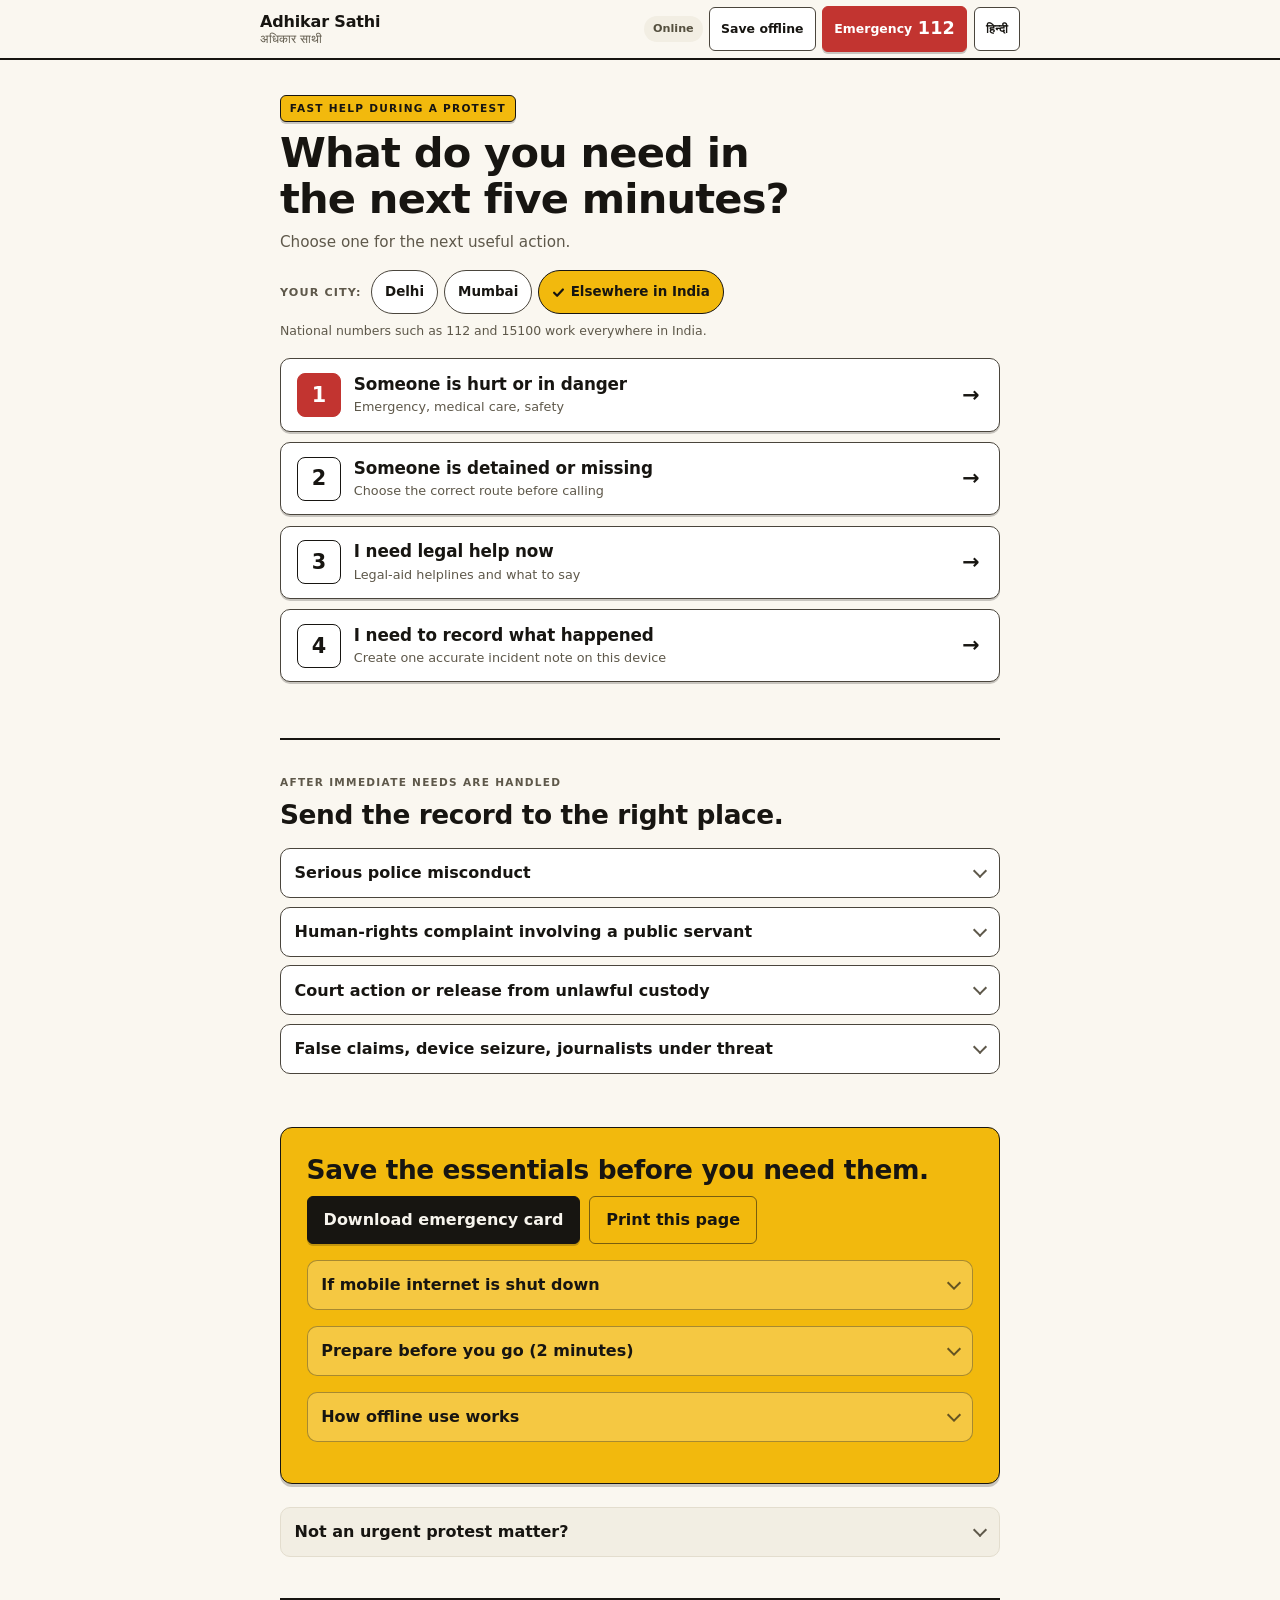
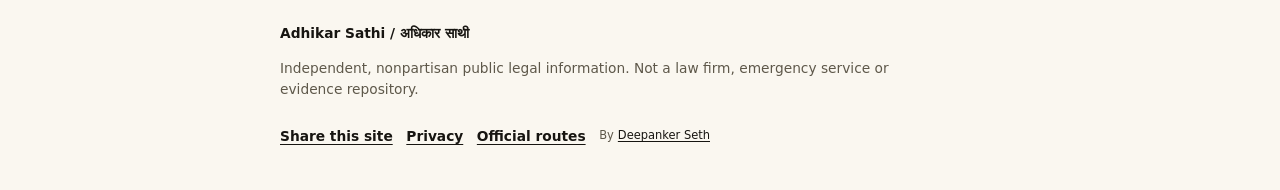
<file: site/index.html>
<!doctype html>
<html lang="en" data-language="en">
<head>
  <meta charset="utf-8">
  <meta name="viewport" content="width=device-width, initial-scale=1">
  <meta name="color-scheme" content="light dark">
  <meta name="theme-color" content="#faf7f0" media="(prefers-color-scheme: light)">
  <meta name="theme-color" content="#121110" media="(prefers-color-scheme: dark)">
  <meta name="description" content="Fast protest safety, detention, legal-aid and evidence help for people in India.">
  <meta property="og:title" content="Adhikar Sathi — Help when it matters">
  <meta property="og:description" content="Emergency help, detention support, legal aid and a safe incident record—without an account or data upload.">
  <title>Adhikar Sathi — Protest help when it matters</title>
  <link rel="icon" href="data:image/svg+xml,<svg xmlns='http://www.w3.org/2000/svg' viewBox='0 0 64 64'><rect width='64' height='64' rx='13' fill='%23f2b90d'/><rect x='3' y='3' width='58' height='58' rx='10' fill='none' stroke='%23171511' stroke-width='3'/><text x='32' y='46' text-anchor='middle' font-size='38' font-weight='bold' fill='%23171511'>अ</text></svg>">
  <link rel="canonical" href="https://adhikarsathi.com/">
  <link rel="stylesheet" href="styles.css">
</head>
<body>
  <a class="skip-link" href="#main" data-en="Skip to help" data-hi="सहायता पर जाएँ">Skip to help</a>

  <header class="topbar">
    <a class="brand" href="#main" aria-label="Adhikar Sathi home">
      <strong>Adhikar Sathi</strong>
      <span lang="hi">अधिकार साथी</span>
    </a>
    <div class="top-actions">
      <span class="network" id="networkStatus" role="status">Online</span>
      <a class="quiet-button" href="#offline" data-en="Save offline" data-hi="ऑफ़लाइन सहेजें">Save offline</a>
      <a class="header-emergency" id="headerEmergency" href="tel:112" aria-label="Call emergency number 112">
        <span data-en="Emergency" data-hi="आपात">Emergency</span><strong>112</strong>
      </a>
      <button class="quiet-button" id="languageToggle" type="button" aria-label="Switch language">हिन्दी</button>
    </div>
  </header>

  <div class="offline-banner" id="offlineBanner" role="status" hidden>
    <strong data-en="Offline copy" data-hi="ऑफ़लाइन प्रति">Offline copy</strong>
    <span data-en="Saved information is available. Contact details may change." data-hi="सहेजी जानकारी उपलब्ध है। संपर्क विवरण बदल सकते हैं।">Saved information is available. Contact details may change.</span>
  </div>

  <main id="main">
    <section class="hero">
      <p class="kicker" data-en="Fast help during a protest" data-hi="प्रदर्शन के दौरान तेज़ सहायता">Fast help during a protest</p>
      <h1 data-en="What do you need in the next five minutes?" data-hi="अगले पाँच मिनट में आपको क्या चाहिए?">What do you need in the next five minutes?</h1>
      <p class="intro" data-en="Choose one for the next useful action." data-hi="अगली उपयोगी कार्रवाई के लिए एक विकल्प चुनें।">Choose one for the next useful action.</p>
      <div class="city-select" role="group" aria-labelledby="cityLabel">
        <span class="city-label" id="cityLabel" data-en="Your city:" data-hi="आपका शहर:">Your city:</span>
        <button class="city-chip" type="button" data-city="delhi" aria-pressed="false" data-en="Delhi" data-hi="दिल्ली">Delhi</button>
        <button class="city-chip" type="button" data-city="mumbai" aria-pressed="false" data-en="Mumbai" data-hi="मुंबई">Mumbai</button>
        <button class="city-chip" type="button" data-city="other" aria-pressed="false" data-en="Elsewhere in India" data-hi="भारत में अन्य जगह">Elsewhere in India</button>
        <span class="city-note" data-en="National numbers such as 112 and 15100 work everywhere in India." data-hi="112 और 15100 जैसे राष्ट्रीय नंबर पूरे भारत में काम करते हैं।">National numbers such as 112 and 15100 work everywhere in India.</span>
      </div>
    </section>

    <section class="routes" aria-labelledby="route-title">
      <h2 id="route-title" class="sr-only">Choose help</h2>
      <button class="route danger" type="button" data-route="danger" aria-controls="panel-danger" aria-expanded="false">
        <span class="route-number">1</span>
        <span><strong data-en="Someone is hurt or in danger" data-hi="कोई घायल है या खतरे में है">Someone is hurt or in danger</strong><small data-en="Emergency, medical care, safety" data-hi="आपातकाल, चिकित्सा, सुरक्षा">Emergency, medical care, safety</small></span>
        <span class="route-arrow" aria-hidden="true">→</span>
      </button>
      <button class="route custody" type="button" data-route="custody" aria-controls="panel-custody" aria-expanded="false">
        <span class="route-number">2</span>
        <span><strong data-en="Someone is detained or missing" data-hi="कोई हिरासत में है या लापता है">Someone is detained or missing</strong><small data-en="Choose the correct route before calling" data-hi="कॉल से पहले सही रास्ता चुनें">Choose the correct route before calling</small></span>
        <span class="route-arrow" aria-hidden="true">→</span>
      </button>
      <button class="route lawyer" type="button" data-route="lawyer" aria-controls="panel-lawyer" aria-expanded="false">
        <span class="route-number">3</span>
        <span><strong data-en="I need legal help now" data-hi="मुझे अभी कानूनी सहायता चाहिए">I need legal help now</strong><small data-en="Legal-aid helplines and what to say" data-hi="कानूनी सहायता हेल्पलाइन और क्या कहना है">Legal-aid helplines and what to say</small></span>
        <span class="route-arrow" aria-hidden="true">→</span>
      </button>
      <button class="route record" type="button" data-route="record" aria-controls="panel-record" aria-expanded="false">
        <span class="route-number">4</span>
        <span><strong data-en="I need to record what happened" data-hi="जो हुआ उसे दर्ज करना है">I need to record what happened</strong><small data-en="Create one accurate incident note on this device" data-hi="इस उपकरण पर एक सही घटना नोट बनाएँ">Create one accurate incident note on this device</small></span>
        <span class="route-arrow" aria-hidden="true">→</span>
      </button>
    </section>

    <section class="help-panel danger-panel" id="panel-danger" hidden tabindex="-1" aria-labelledby="danger-title">
      <div class="panel-heading">
        <p class="kicker" data-en="Do this now" data-hi="अभी यह करें">Do this now</p>
        <h2 id="danger-title" data-en="Get safe. Get medical help. Tell one trusted person." data-hi="सुरक्षित हों। चिकित्सा लें। एक भरोसेमंद व्यक्ति को बताएं।">Get safe. Get medical help. Tell one trusted person.</h2>
      </div>
      <div class="call-grid">
        <a class="call-card primary" href="tel:112"><span>112</span><strong data-en="Emergency response" data-hi="आपात सहायता">Emergency response</strong><small data-en="Call now — works without internet or balance" data-hi="अभी कॉल करें — बिना इंटरनेट या बैलेंस चलता है">Call now — works without internet or balance</small></a>
        <a class="call-card" href="tel:102" data-city-scope="delhi" hidden><span>102</span><strong data-en="Ambulance — Delhi (CATS)" data-hi="एम्बुलेंस — दिल्ली (CATS)">Ambulance — Delhi (CATS)</strong><small data-en="Free. No answer? Call 112." data-hi="निःशुल्क। उत्तर न मिले? 112।">Free. No answer? Call 112.</small></a>
        <a class="call-card" href="tel:108" data-city-scope="mumbai" hidden><span>108</span><strong data-en="Ambulance — Mumbai" data-hi="एम्बुलेंस — मुंबई">Ambulance — Mumbai</strong><small data-en="Free. No answer? Call 112." data-hi="निःशुल्क। उत्तर न मिले? 112।">Free. No answer? Call 112.</small></a>
        <a class="call-card" href="tel:15100" data-city-scope="other"><span>15100</span><strong data-en="Legal-aid helpline" data-hi="कानूनी सहायता हेल्पलाइन">Legal-aid helpline</strong><small data-en="Request urgent guidance" data-hi="तत्काल मार्गदर्शन माँगें">Request urgent guidance</small></a>
      </div>
      <ol class="steps">
        <li><strong data-en="Move away from immediate danger." data-hi="तत्काल खतरे से दूर जाएँ।">Move away from immediate danger.</strong> <span data-en="Do not stay to complete this page." data-hi="इस पेज को पूरा करने के लिए न रुकें।">Do not stay to complete this page.</span></li>
        <li><strong data-en="Seek hospital care." data-hi="अस्पताल जाएँ।">Seek hospital care.</strong> <span data-en="No hospital — government or private — may refuse emergency treatment. You are entitled to have a medico-legal case (MLC) registered: the official record of your injuries for any later complaint. Note that an MLC means the police are informed. If registered, note the MLC number and keep treatment records and prescriptions." data-hi="कोई भी अस्पताल — सरकारी या निजी — आपातकालीन इलाज से मना नहीं कर सकता। आप MLC (मेडिको-लीगल केस) दर्ज कराने के हक़दार हैं: यह चोटों का आधिकारिक रिकॉर्ड है जो बाद की शिकायत में काम आता है। ध्यान रहे, MLC दर्ज होने पर पुलिस को सूचना जाती है। दर्ज हो तो MLC नंबर लिखें और इलाज के रिकॉर्ड व पर्चे सँभालें।">No hospital — government or private — may refuse emergency treatment. You are entitled to have a medico-legal case (MLC) registered: the official record of your injuries for any later complaint. Note that an MLC means the police are informed. If registered, note the MLC number and keep treatment records and prescriptions.</span></li>
        <li><strong data-en="Send your location to one trusted person." data-hi="एक भरोसेमंद व्यक्ति को अपना स्थान भेजें।">Send your location to one trusted person.</strong> <span data-en="Include your name, location, time and the help needed." data-hi="नाम, स्थान, समय और आवश्यक सहायता लिखें।">Include your name, location, time and the help needed.</span></li>
        <li><strong data-en="Protect other people." data-hi="दूसरों की सुरक्षा करें।">Protect other people.</strong> <span data-en="Do not publish faces, phone numbers, medical records or live locations without consent." data-hi="बिना सहमति चेहरे, फ़ोन नंबर, मेडिकल रिकॉर्ड या लाइव स्थान सार्वजनिक न करें।">Do not publish faces, phone numbers, medical records or live locations without consent.</span></li>
      </ol>
      <p class="hospital-list" data-city-scope="delhi" hidden><strong data-en="Government hospitals near the protest area:" data-hi="प्रदर्शन क्षेत्र के पास सरकारी अस्पताल:">Government hospitals near the protest area:</strong> <span data-en="RML Hospital (Baba Kharak Singh Marg, near Jantar Mantar) · Lady Hardinge (Shaheed Bhagat Singh Marg) · LNJP (Delhi Gate)" data-hi="RML अस्पताल (बाबा खड़क सिंह मार्ग, जंतर मंतर के पास) · लेडी हार्डिंग (शहीद भगत सिंह मार्ग) · LNJP (दिल्ली गेट)">RML Hospital (Baba Kharak Singh Marg, near Jantar Mantar) · Lady Hardinge (Shaheed Bhagat Singh Marg) · LNJP (Delhi Gate)</span></p>
      <p class="hospital-list" data-city-scope="mumbai" hidden><strong data-en="Government hospitals near the protest area:" data-hi="प्रदर्शन क्षेत्र के पास सरकारी अस्पताल:">Government hospitals near the protest area:</strong> <span data-en="St George (opp. GPO, near CSMT) · JJ Hospital (Byculla — largest) · GT Hospital (L.T. Marg) · Cama Hospital (opp. Azad Maidan — women and children only)" data-hi="सेंट जॉर्ज (GPO के सामने, CSMT के पास) · JJ अस्पताल (भायखला — सबसे बड़ा) · GT अस्पताल (एल.टी. मार्ग) · कामा अस्पताल (आज़ाद मैदान के सामने — केवल महिलाएँ और बच्चे)">St George (opp. GPO, near CSMT) · JJ Hospital (Byculla — largest) · GT Hospital (L.T. Marg) · Cama Hospital (opp. Azad Maidan — women and children only)</span></p>
      <details>
        <summary data-en="Tear gas, heat, crowd crush, panic — quick first aid" data-hi="आँसू गैस, गर्मी, भीड़ का दबाव, घबराहट — त्वरित प्राथमिक उपचार">Tear gas, heat, crowd crush, panic — quick first aid</summary>
        <ul class="first-aid">
          <li data-en="Tear gas: move to fresh air. Rinse eyes with plain water for 10–15 minutes; remove contact lenses; do not rub. Do not use milk. Remove and bag contaminated clothing; wash skin with soap and water. (CDC and clinical guidance)" data-hi="आँसू गैस: खुली हवा में जाएँ। आँखें 10–15 मिनट सादे पानी से धोएँ; कॉन्टैक्ट लेंस निकालें; आँखें न मलें। दूध का उपयोग न करें। प्रभावित कपड़े उतारकर थैले में रखें; त्वचा साबुन-पानी से धोएँ। (CDC व चिकित्सकीय मार्गदर्शन)">Tear gas: move to fresh air. Rinse eyes with plain water for 10–15 minutes; remove contact lenses; do not rub. Do not use milk. Remove and bag contaminated clothing; wash skin with soap and water. (CDC and clinical guidance)</li>
          <li data-en="Heat: move to shade, sip water. Confusion, hot dry skin or fainting is an emergency — call 112 and cool the person with wet cloths and fanning. (WHO guidance)" data-hi="गर्मी: छाँव में जाएँ, धीरे-धीरे पानी पिएँ। उलझन, गर्म सूखी त्वचा या बेहोशी आपातकाल है — 112 पर कॉल करें और गीले कपड़े व हवा से शरीर ठंडा करें। (WHO मार्गदर्शन)">Heat: move to shade, sip water. Confusion, hot dry skin or fainting is an emergency — call 112 and cool the person with wet cloths and fanning. (WHO guidance)</li>
          <li data-en="Dense crowds: know your exits, stay near the edges, keep your arms in front of your chest; if you fall, curl up and protect your head." data-hi="घनी भीड़: निकास पहचानें, किनारे की ओर रहें, बाँहें छाती के आगे रखें; गिर जाएँ तो सिकुड़कर सिर की रक्षा करें।">Dense crowds: know your exits, stay near the edges, keep your arms in front of your chest; if you fall, curl up and protect your head.</li>
          <li data-en="Panic: breathe in and out slowly, counting to five. It usually passes in minutes." data-hi="घबराहट: पाँच तक गिनते हुए धीरे-धीरे साँस लें और छोड़ें। यह प्रायः कुछ मिनटों में शांत होती है।">Panic: breathe in and out slowly, counting to five. It usually passes in minutes.</li>
        </ul>
        <p class="small-note"><a href="tel:14416">14416</a> — <span data-en="Tele-MANAS mental-health line: free, 24×7, 20 languages." data-hi="Tele-MANAS मानसिक स्वास्थ्य लाइन: निःशुल्क, 24×7, 20 भाषाएँ।">Tele-MANAS mental-health line: free, 24×7, 20 languages.</span></p>
      </details>
      <button class="copy-button" type="button" data-copy="emergency" data-en="Copy an emergency message" data-hi="आपात संदेश कॉपी करें">Copy an emergency message</button>
      <button class="back-button" type="button" data-close-panel data-en="Back to choices" data-hi="विकल्पों पर वापस">Back to choices</button>
    </section>

    <section class="help-panel custody-panel" id="panel-custody" hidden tabindex="-1" aria-labelledby="custody-title">
      <div class="panel-heading">
        <p class="kicker" data-en="Detained or missing" data-hi="हिरासत या लापता">Detained or missing</p>
        <h2 id="custody-title" data-en="First decide: suspected police custody, or genuinely missing?" data-hi="पहले तय करें: पुलिस हिरासत की आशंका है, या व्यक्ति सच में लापता है?">First decide: suspected police custody, or genuinely missing?</h2>
      </div>
      <div class="decision-grid">
        <article>
          <strong data-en="Known or suspected police custody" data-hi="ज्ञात या संदिग्ध पुलिस हिरासत">Known or suspected police custody</strong>
          <p data-en="Call legal aid and the likely police station or district control room. Ask for the BNSS section 37 designated officer and arrest information." data-hi="कानूनी सहायता और संभावित पुलिस थाना या जिला नियंत्रण कक्ष को कॉल करें। BNSS धारा 37 के नामित अधिकारी और गिरफ्तारी की जानकारी माँगें।">Call legal aid and the likely police station or district control room. Ask for the BNSS section 37 designated officer and arrest information.</p>
          <a class="call-card primary" href="tel:15100"><span>15100</span><strong data-en="Legal-aid helpline" data-hi="कानूनी सहायता हेल्पलाइन">Legal-aid helpline</strong></a>
        </article>
        <article>
          <strong data-en="Genuinely missing; no custody information" data-hi="सच में लापता; हिरासत की जानकारी नहीं">Genuinely missing; no custody information</strong>
          <div data-city-scope="delhi" hidden>
            <p data-en="Use Delhi Police's missing-person helpline. Do not use 1094 merely to confirm a suspected arrest." data-hi="दिल्ली पुलिस की गुमशुदा व्यक्ति हेल्पलाइन का उपयोग करें। केवल संदिग्ध गिरफ्तारी की पुष्टि के लिए 1094 का उपयोग न करें।">Use Delhi Police's missing-person helpline. Do not use 1094 merely to confirm a suspected arrest.</p>
            <a class="call-card" href="tel:1094"><span>1094</span><strong data-en="Missing persons — Delhi Police" data-hi="गुमशुदा व्यक्ति — दिल्ली पुलिस">Missing persons — Delhi Police</strong></a>
            <p class="small-note"><a class="text-link" href="https://zipnet.delhipolice.gov.in" target="_blank" rel="noopener">ZIPNET</a> — <span data-en="Delhi Police online missing-person search (needs internet)." data-hi="दिल्ली पुलिस की ऑनलाइन गुमशुदा-व्यक्ति खोज (इंटरनेट आवश्यक)।">Delhi Police online missing-person search (needs internet).</span></p>
          </div>
          <div data-city-scope="mumbai" hidden>
            <p data-en="Report at any police station and call the Mumbai Police control room. The Maharashtra Police citizen portal has an online search for missing and for arrested persons — listings can lag by hours, and absence from the portal does not mean the person is not in custody." data-hi="किसी भी थाने में सूचना दें और मुंबई पुलिस नियंत्रण कक्ष को कॉल करें। महाराष्ट्र पुलिस सिटीज़न पोर्टल पर गुमशुदा और गिरफ्तार व्यक्तियों की ऑनलाइन खोज है — नाम आने में घंटों की देरी हो सकती है, और पोर्टल में नाम न होने का अर्थ यह नहीं कि व्यक्ति हिरासत में नहीं है।">Report at any police station and call the Mumbai Police control room. The Maharashtra Police citizen portal has an online search for missing and for arrested persons — listings can lag by hours, and absence from the portal does not mean the person is not in custody.</p>
            <a class="call-card" href="tel:+912222621855"><span>022-22621855</span><strong data-en="Mumbai Police control room (city)" data-hi="मुंबई पुलिस नियंत्रण कक्ष (सिटी)">Mumbai Police control room (city)</strong></a>
            <p class="small-note"><a class="text-link" href="https://citizen.mahapolice.gov.in/Citizen/MH/index.aspx" target="_blank" rel="noopener" data-en="Maharashtra Police citizen portal (online search)" data-hi="महाराष्ट्र पुलिस सिटीज़न पोर्टल (ऑनलाइन खोज)">Maharashtra Police citizen portal (online search)</a></p>
          </div>
          <div data-city-scope="other">
            <p data-en="Report at the nearest police station and call 112. Ask the district control room whether the person is recorded as arrested — every district and police station must keep and display arrest information (BNSS section 37)." data-hi="नज़दीकी थाने में सूचना दें और 112 पर कॉल करें। जिला नियंत्रण कक्ष से पूछें कि व्यक्ति गिरफ्तार के रूप में दर्ज है या नहीं — हर जिले और थाने को गिरफ्तारी की जानकारी रखनी और प्रदर्शित करनी होती है (BNSS धारा 37)।">Report at the nearest police station and call 112. Ask the district control room whether the person is recorded as arrested — every district and police station must keep and display arrest information (BNSS section 37).</p>
            <a class="call-card" href="tel:112"><span>112</span><strong data-en="Emergency / police" data-hi="आपातकाल / पुलिस">Emergency / police</strong></a>
          </div>
        </article>
      </div>
      <p class="emergency-line"><strong data-en="Immediate danger:" data-hi="तत्काल खतरा:">Immediate danger:</strong> <a href="tel:112">112</a></p>
      <h3 data-en="Write down these facts" data-hi="ये तथ्य लिखें">Write down these facts</h3>
      <ul class="checklist">
        <li data-en="Full name and safe contact number" data-hi="पूरा नाम और सुरक्षित संपर्क नंबर">Full name and safe contact number</li>
        <li data-en="Last confirmed time and exact location" data-hi="अंतिम पुष्टि का समय और सटीक स्थान">Last confirmed time and exact location</li>
        <li data-en="Police station, unit or vehicle, if known" data-hi="पुलिस थाना, इकाई या वाहन, यदि ज्ञात हो">Police station, unit or vehicle, if known</li>
        <li data-en="FIR, DD, arrest memo or custody reference, if available" data-hi="FIR, DD, गिरफ्तारी मेमो या हिरासत संदर्भ, यदि उपलब्ध हो">FIR, DD, arrest memo or custody reference, if available</li>
        <li data-en="Every station called: time, person spoken to and response" data-hi="हर कॉल किया थाना: समय, बात करने वाला व्यक्ति और उत्तर">Every station called: time, person spoken to and response</li>
      </ul>
      <details>
        <summary data-en="Essential safeguards after arrest" data-hi="गिरफ्तारी के बाद आवश्यक सुरक्षा">Essential safeguards after arrest</summary>
        <p data-en="Subject to constitutional exceptions, the arrested person must be told the grounds of arrest — the Supreme Court requires them in writing, in a language the person understands (2025). They have the right to consult and be defended by a lawyer of choice, to meet an advocate during interrogation (though not throughout it), and must be produced before the nearest magistrate within 24 hours excluding journey time. Ask for the arrest memo; immediate notice to the nominated person of both arrest and place of custody; and a medical examination that records injuries, with a report copy." data-hi="संवैधानिक अपवादों के अधीन, गिरफ्तार व्यक्ति को गिरफ्तारी के कारण बताए जाने चाहिए — सुप्रीम कोर्ट के अनुसार लिखित रूप में, ऐसी भाषा में जो व्यक्ति समझता हो (2025)। उसे अपनी पसंद के वकील से परामर्श और बचाव का अधिकार है, पूछताछ के दौरान वकील से मिलने का अवसर है (पूरी पूछताछ में नहीं), और यात्रा समय छोड़कर 24 घंटे में निकटतम मजिस्ट्रेट के सामने पेशी अनिवार्य है। गिरफ्तारी मेमो; नामित व्यक्ति को गिरफ्तारी और हिरासत स्थान की तुरंत सूचना; तथा चोटें दर्ज करने वाली मेडिकल जाँच और रिपोर्ट की प्रति माँगें।">Subject to constitutional exceptions, the arrested person must be told the grounds of arrest — the Supreme Court requires them in writing, in a language the person understands (2025). They have the right to consult and be defended by a lawyer of choice, to meet an advocate during interrogation (though not throughout it), and must be produced before the nearest magistrate within 24 hours excluding journey time. Ask for the arrest memo; immediate notice to the nominated person of both arrest and place of custody; and a medical examination that records injuries, with a report copy.</p>
        <p data-en="If police are investigating an offence punishable by up to seven years, a written notice to appear — not arrest — is the rule (BNSS s.35(3); Supreme Court, 2026). Preventive detention during prohibitory orders works differently: the person must still be told the reason, and detention beyond 24 hours needs separate legal authority." data-hi="अगर पुलिस ऐसे अपराध की जाँच कर रही है जिसका दंड 7 वर्ष तक है, तो गिरफ्तारी के बजाय पेश होने का लिखित नोटिस नियम है (BNSS धारा 35(3); सुप्रीम कोर्ट, 2026)। निषेधाज्ञा के दौरान एहतियातन हिरासत अलग है: कारण फिर भी बताना होगा, और 24 घंटे से अधिक हिरासत के लिए अलग कानूनी आधार चाहिए।">If police are investigating an offence punishable by up to seven years, a written notice to appear — not arrest — is the rule (BNSS s.35(3); Supreme Court, 2026). Preventive detention during prohibitory orders works differently: the person must still be told the reason, and detention beyond 24 hours needs separate legal authority.</p>
        <p data-en="A woman should not ordinarily be arrested after sunset and before sunrise, except in exceptional circumstances with a magistrate's permission (BNSS s.43(5)), and a woman's medical examination must involve a female practitioner. A minor cannot be kept in a police lockup or jail: they must go before the Juvenile Justice Board within 24 hours, a guardian must be informed, and free legal aid is automatic." data-hi="महिला को सामान्यतः सूर्यास्त के बाद और सूर्योदय से पहले गिरफ्तार नहीं किया जाना चाहिए — असाधारण परिस्थितियों में मजिस्ट्रेट की अनुमति से ही (BNSS धारा 43(5)); महिला की मेडिकल जाँच में महिला चिकित्सक का होना आवश्यक है। नाबालिग को थाने के लॉकअप या जेल में नहीं रखा जा सकता: 24 घंटे में किशोर न्याय बोर्ड के सामने पेश करना, अभिभावक को सूचित करना और निःशुल्क कानूनी सहायता अनिवार्य है।">A woman should not ordinarily be arrested after sunset and before sunrise, except in exceptional circumstances with a magistrate's permission (BNSS s.43(5)), and a woman's medical examination must involve a female practitioner. A minor cannot be kept in a police lockup or jail: they must go before the Juvenile Justice Board within 24 hours, a guardian must be informed, and free legal aid is automatic.</p>
      </details>
      <button class="copy-button" type="button" data-copy="custody" data-en="Copy a custody-help message" data-hi="हिरासत सहायता संदेश कॉपी करें">Copy a custody-help message</button>
      <button class="back-button" type="button" data-close-panel data-en="Back to choices" data-hi="विकल्पों पर वापस">Back to choices</button>
    </section>

    <section class="help-panel lawyer-panel" id="panel-lawyer" hidden tabindex="-1" aria-labelledby="lawyer-title">
      <div class="panel-heading">
        <p class="kicker" data-en="Human help first" data-hi="पहले मानवीय सहायता">Human help first</p>
        <h2 id="lawyer-title" data-en="Call a legal-aid helpline. Say the urgent fact in one sentence." data-hi="कानूनी सहायता हेल्पलाइन को कॉल करें। तत्काल तथ्य एक वाक्य में कहें।">Call a legal-aid helpline. Say the urgent fact in one sentence.</h2>
      </div>
      <div class="call-grid three" data-city-scope="delhi" hidden>
        <a class="call-card primary" href="tel:15100"><span>15100</span><strong data-en="National legal aid" data-hi="राष्ट्रीय कानूनी सहायता">National legal aid</strong></a>
        <a class="call-card" href="tel:1516"><span>1516</span><strong data-en="Delhi legal services" data-hi="दिल्ली कानूनी सेवाएँ">Delhi legal services</strong></a>
        <a class="call-card" href="tel:+919870101337"><span>9870101337</span><strong data-en="DSLSA — Delhi" data-hi="DSLSA — दिल्ली">DSLSA — Delhi</strong></a>
      </div>
      <div class="call-grid three" data-city-scope="mumbai" hidden>
        <a class="call-card primary" href="tel:15100"><span>15100</span><strong data-en="National legal aid" data-hi="राष्ट्रीय कानूनी सहायता">National legal aid</strong></a>
        <a class="call-card" href="tel:1800222324"><span>1800-22-23-24</span><strong data-en="Maharashtra legal services" data-hi="महाराष्ट्र विधिक सेवा">Maharashtra legal services</strong></a>
        <a class="call-card" href="tel:+918591903601"><span>8591903601</span><strong data-en="Mumbai City DLSA (office hours)" data-hi="मुंबई सिटी DLSA (कार्यालय समय)">Mumbai City DLSA (office hours)</strong></a>
      </div>
      <div class="call-grid" data-city-scope="other">
        <a class="call-card primary" href="tel:15100"><span>15100</span><strong data-en="National legal aid" data-hi="राष्ट्रीय कानूनी सहायता">National legal aid</strong><small data-en="Ask to be connected to your district legal services authority (DLSA)" data-hi="अपने जिले के विधिक सेवा प्राधिकरण (DLSA) से जोड़ने को कहें">Ask to be connected to your district legal services authority (DLSA)</small></a>
      </div>
      <p class="small-note" data-city-scope="mumbai" hidden data-en="Mumbai Suburban DLSA (Bandra): 8591903602, office hours." data-hi="मुंबई उपनगर DLSA (बांद्रा): 8591903602, कार्यालय समय।">Mumbai Suburban DLSA (Bandra): 8591903602, office hours.</p>
      <div class="say-this">
        <strong data-en="Say this:" data-hi="यह कहें:">Say this:</strong>
        <p data-en="“I need urgent legal help for [name]. They were [injured/detained/missing] at [place] around [time]. The last confirmed information is [fact]. Please tell me the next immediate legal step.”" data-hi="“मुझे [नाम] के लिए तत्काल कानूनी सहायता चाहिए। वे [स्थान] पर लगभग [समय] [घायल/हिरासत/लापता] हुए। अंतिम पुष्ट जानकारी [तथ्य] है। कृपया अगला तत्काल कानूनी कदम बताएं।”">“I need urgent legal help for [name]. They were [injured/detained/missing] at [place] around [time]. The last confirmed information is [fact]. Please tell me the next immediate legal step.”</p>
      </div>
      <p class="small-note" data-en="Anyone in custody, and every woman, qualifies for free legal services regardless of income (Legal Services Authorities Act, s.12). In other cases a lawyer depends on eligibility and assessment. Email is not an emergency channel." data-hi="हिरासत में कोई भी व्यक्ति और हर महिला, आय चाहे जो हो, निःशुल्क कानूनी सेवाओं की पात्र है (विधिक सेवा प्राधिकरण अधिनियम, धारा 12)। अन्य मामलों में वकील मिलना पात्रता और आकलन पर निर्भर है। ईमेल आपात माध्यम नहीं है।">Anyone in custody, and every woman, qualifies for free legal services regardless of income (Legal Services Authorities Act, s.12). In other cases a lawyer depends on eligibility and assessment. Email is not an emergency channel.</p>
      <p class="small-note" data-en="Helplines can go unanswered at night. Keep a written log of every call you try (time and number) — and remember the 24-hour magistrate rule protects an arrested person regardless. In danger, call 112." data-hi="रात में हेल्पलाइन का उत्तर न मिल सकता है। हर कोशिश की गई कॉल का समय और नंबर लिखते जाएँ — याद रखें, 24 घंटे में मजिस्ट्रेट के सामने पेशी का नियम हर हाल में लागू रहता है। खतरे में 112 पर कॉल करें।">Helplines can go unanswered at night. Keep a written log of every call you try (time and number) — and remember the 24-hour magistrate rule protects an arrested person regardless. In danger, call 112.</p>
      <a class="text-link" data-city-scope="delhi" hidden href="mailto:legalaidwing-dslsa@nic.in">legalaidwing-dslsa@nic.in</a>
      <p class="small-note" data-en="For eligible Supreme Court matters, SCLSC: 011-23381257 or sclsc@nic.in." data-hi="पात्र सुप्रीम कोर्ट मामलों के लिए SCLSC: 011-23381257 या sclsc@nic.in।">For eligible Supreme Court matters, SCLSC: 011-23381257 or sclsc@nic.in.</p>
      <button class="copy-button" type="button" data-copy="lawyer" data-en="Copy what to say" data-hi="क्या कहना है कॉपी करें">Copy what to say</button>
      <button class="back-button" type="button" data-close-panel data-en="Back to choices" data-hi="विकल्पों पर वापस">Back to choices</button>
    </section>

    <section class="help-panel record-panel" id="panel-record" hidden tabindex="-1" aria-labelledby="record-title">
      <div class="panel-heading">
        <p class="kicker" data-en="One accurate record" data-hi="एक सही रिकॉर्ड">One accurate record</p>
        <h2 id="record-title" data-en="Record facts once. Share them privately with a lawyer or authority." data-hi="तथ्य एक बार दर्ज करें। वकील या प्राधिकरण से निजी रूप से साझा करें।">Record facts once. Share them privately with a lawyer or authority.</h2>
        <p data-en="Nothing typed here is uploaded or saved by this site." data-hi="यहाँ लिखी कोई जानकारी इस साइट द्वारा अपलोड या सहेजी नहीं जाती।">Nothing typed here is uploaded or saved by this site.</p>
        <p class="small-note" data-en="Keep the original photo or video unchanged on the device that recorded it. A WhatsApp forward must not be your only copy — forwarding strips technical detail (metadata) that helps prove authenticity." data-hi="मूल फ़ोटो या वीडियो उसी उपकरण पर बिना बदले रखें जिससे वह बना। WhatsApp फ़ॉरवर्ड आपकी एकमात्र प्रति न हो — फ़ॉरवर्ड करने में वह तकनीकी विवरण (मेटाडेटा) हट जाता है जो प्रामाणिकता साबित करने में मदद करता है।">Keep the original photo or video unchanged on the device that recorded it. A WhatsApp forward must not be your only copy — forwarding strips technical detail (metadata) that helps prove authenticity.</p>
      </div>
      <p class="form-note" id="incidentFormNote" data-en="Fields marked * are required. Use a private device when possible." data-hi="* से चिन्हित फ़ील्ड आवश्यक हैं। संभव हो तो निजी उपकरण का उपयोग करें।">Fields marked * are required. Use a private device when possible.</p>
      <form id="incidentForm" aria-describedby="incidentFormNote">
        <label><span data-en="Your connection" data-hi="आपका संबंध">Your connection</span>
          <select name="role" required>
            <option value="">Select / चुनें</option>
            <option value="affected">Directly affected / सीधे प्रभावित</option>
            <option value="family">Family or authorized helper / परिवार या अधिकृत सहायक</option>
            <option value="witness">Eyewitness / प्रत्यक्षदर्शी</option>
            <option value="reports">Using identified reports / पहचानी गई रिपोर्टों के आधार पर</option>
          </select>
        </label>
        <label><span data-en="Who was affected?" data-hi="कौन प्रभावित हुआ?">Who was affected?</span><input name="affected" required autocomplete="off"></label>
        <label><span data-en="Date and time" data-hi="तारीख और समय">Date and time</span><input name="when" type="datetime-local" required></label>
        <label><span data-en="Exact location" data-hi="सटीक स्थान">Exact location</span><input name="where" required autocomplete="off"></label>
        <label class="full"><span data-en="What happened? Separate what you personally know from reports." data-hi="क्या हुआ? स्वयं ज्ञात तथ्य और रिपोर्ट अलग लिखें।">What happened? Separate what you personally know from reports.</span><textarea name="facts" rows="5" required></textarea></label>
        <label><span data-en="Urgent need" data-hi="तत्काल आवश्यकता">Urgent need</span>
          <select name="need" required>
            <option value="">Select / चुनें</option>
            <option value="medical">Medical help / चिकित्सा</option>
            <option value="legal">Lawyer / वकील</option>
            <option value="custody">Custody confirmation / हिरासत पुष्टि</option>
            <option value="missing">Locate missing person / लापता व्यक्ति</option>
            <option value="preserve">Preserve evidence / साक्ष्य संरक्षण</option>
            <option value="none">No immediate need / कोई तत्काल आवश्यकता नहीं</option>
          </select>
        </label>
        <label><span data-en="Evidence available (optional)" data-hi="उपलब्ध साक्ष्य (वैकल्पिक)">Evidence available (optional)</span><input name="evidence" autocomplete="off"></label>
        <label class="full"><span data-en="Safe contact (optional)" data-hi="सुरक्षित संपर्क (वैकल्पिक)">Safe contact (optional)</span><input name="contact" type="tel" inputmode="tel" autocomplete="tel"><small data-en="Do not use a public number if that could create risk." data-hi="यदि जोखिम हो तो सार्वजनिक नंबर न दें।">Do not use a public number if that could create risk.</small></label>
        <label class="confirm full"><input name="truth" type="checkbox" required><span data-en="I will review this note and remove anything I cannot support." data-hi="मैं इस नोट की जाँच कर असमर्थित बात हटाऊँगा/हटाऊँगी।">I will review this note and remove anything I cannot support.</span></label>
        <button class="generate-button full" type="submit" data-en="Create incident note" data-hi="घटना नोट बनाएँ">Create incident note</button>
      </form>
      <div class="incident-output" id="incidentOutput" hidden>
        <p class="success-message" role="status" tabindex="-1" data-en="Incident note created on this device. Review it before sharing." data-hi="घटना नोट इस उपकरण पर बन गया। साझा करने से पहले जाँचें।">Incident note created on this device. Review it before sharing.</p>
        <label for="incidentText" data-en="Review before sharing" data-hi="साझा करने से पहले जाँचें">Review before sharing</label>
        <textarea id="incidentText" rows="15"></textarea>
        <div class="output-actions">
          <button class="copy-button" id="copyIncident" type="button" data-en="Copy note" data-hi="नोट कॉपी करें">Copy note</button>
          <button class="secondary-button" id="downloadIncident" type="button" data-en="Download note" data-hi="नोट डाउनलोड करें">Download note</button>
        </div>
      </div>
      <button class="back-button" type="button" data-close-panel data-en="Back to choices" data-hi="विकल्पों पर वापस">Back to choices</button>
    </section>

    <section class="after-safe" id="report">
      <p class="kicker" data-en="After immediate needs are handled" data-hi="तत्काल जरूरतों के बाद">After immediate needs are handled</p>
      <h2 data-en="Send the record to the right place." data-hi="रिकॉर्ड सही जगह भेजें।">Send the record to the right place.</h2>
      <div class="report-list">
        <details class="report-item" data-city-scope="delhi" hidden>
          <summary data-en="Serious Delhi Police misconduct" data-hi="दिल्ली पुलिस का गंभीर दुराचार">Serious Delhi Police misconduct</summary>
          <div class="report-content">
            <p data-en="For death or grievous hurt in custody, rape or attempted rape in custody, arrest or detention without due process, extortion, land or house grabbing, or serious abuse of authority. Complaints by a victim or representative should be signed and supported by a sworn affidavit; anonymous complaints are excluded." data-hi="हिरासत में मृत्यु या गंभीर चोट, हिरासत में बलात्कार या प्रयास, विधिसम्मत प्रक्रिया के बिना गिरफ्तारी या हिरासत, जबरन वसूली, जमीन या मकान कब्ज़ा, या अधिकार के गंभीर दुरुपयोग के लिए। पीड़ित या प्रतिनिधि की शिकायत हस्ताक्षरित और शपथपत्र सहित होनी चाहिए; गुमनाम शिकायतें बाहर हैं।">For death or grievous hurt in custody, rape or attempted rape in custody, arrest or detention without due process, extortion, land or house grabbing, or serious abuse of authority. Complaints by a victim or representative should be signed and supported by a sworn affidavit; anonymous complaints are excluded.</p>
            <p class="small-note" data-en="Email is only an intake method—not proof of registration. Ask for acknowledgment and call to confirm. Postal: Police Complaints Authority, 10th Floor, Chanderlok Building, Janpath, New Delhi 110001." data-hi="ईमेल केवल शिकायत भेजने का माध्यम है—पंजीकरण का प्रमाण नहीं। पावती माँगें और फोन से पुष्टि करें। डाक: Police Complaints Authority, 10th Floor, Chanderlok Building, Janpath, New Delhi 110001।">Email is only an intake method—not proof of registration. Ask for acknowledgment and call to confirm. Postal: Police Complaints Authority, 10th Floor, Chanderlok Building, Janpath, New Delhi 110001.</p>
            <div class="resource-links"><a href="https://pca.delhi.gov.in/pca/contact-us" target="_blank" rel="noopener" data-en="Official PCA contact page" data-hi="आधिकारिक PCA संपर्क पेज">Official PCA contact page</a><a href="mailto:pca.delhi@delhi.gov.in">pca.delhi@delhi.gov.in</a><a href="tel:+911121400977">011-21400977</a></div>
          </div>
        </details>
        <details class="report-item" data-city-scope="mumbai" hidden>
          <summary data-en="Serious police misconduct — Mumbai" data-hi="पुलिस का गंभीर दुराचार — मुंबई">Serious police misconduct — Mumbai</summary>
          <div class="report-content">
            <p data-en="For custodial violence or serious abuse by police in Maharashtra, complain to the Maharashtra State Human Rights Commission (an inquiry body — it recommends, it cannot punish directly) or to the NHRC below. Maharashtra's statutory Police Complaints Authority currently has no official website or verified public intake channel." data-hi="महाराष्ट्र में पुलिस द्वारा हिरासत में हिंसा या गंभीर दुर्व्यवहार के लिए महाराष्ट्र राज्य मानवाधिकार आयोग (जाँच निकाय — यह सिफारिश करता है, सीधे दंड नहीं दे सकता) या नीचे दिए NHRC में शिकायत करें। महाराष्ट्र के वैधानिक पुलिस शिकायत प्राधिकरण की फ़िलहाल कोई आधिकारिक वेबसाइट या सत्यापित सार्वजनिक शिकायत-माध्यम नहीं है।">For custodial violence or serious abuse by police in Maharashtra, complain to the Maharashtra State Human Rights Commission (an inquiry body — it recommends, it cannot punish directly) or to the NHRC below. Maharashtra's statutory Police Complaints Authority currently has no official website or verified public intake channel.</p>
            <p class="small-note" data-en="MSHRC: 9, Hajarimal Somani Marg, opposite CSMT, Mumbai 400001." data-hi="MSHRC: 9, हजारीमल सोमानी मार्ग, CSMT के सामने, मुंबई 400001।">MSHRC: 9, Hajarimal Somani Marg, opposite CSMT, Mumbai 400001.</p>
            <div class="resource-links"><a href="tel:+912222076408">022-22076408</a><a href="mailto:complaint-mshrc@gov.in">complaint-mshrc@gov.in</a></div>
          </div>
        </details>
        <details class="report-item" data-city-scope="other">
          <summary data-en="Serious police misconduct" data-hi="पुलिस का गंभीर दुराचार">Serious police misconduct</summary>
          <div class="report-content">
            <p data-en="Use the NHRC route below, your State Human Rights Commission, and your state's Police Complaints Authority where one functions. A lawyer or the legal-services authority (15100) can advise which forum fits your case." data-hi="नीचे दिया NHRC मार्ग, अपने राज्य का मानवाधिकार आयोग, और जहाँ कार्यरत हो वहाँ राज्य पुलिस शिकायत प्राधिकरण उपयोग करें। कौन-सा मंच उपयुक्त है, यह वकील या विधिक सेवा प्राधिकरण (15100) बता सकता है।">Use the NHRC route below, your State Human Rights Commission, and your state's Police Complaints Authority where one functions. A lawyer or the legal-services authority (15100) can advise which forum fits your case.</p>
          </div>
        </details>
        <details class="report-item">
          <summary data-en="Human-rights complaint involving a public servant" data-hi="लोक सेवक से जुड़ी मानवाधिकार शिकायत">Human-rights complaint involving a public servant</summary>
          <div class="report-content">
            <p data-en="For a violation or abetment by a public servant, or public-servant negligence in preventing one. NHRC is not emergency dispatch. It ordinarily screens out matters older than one year, sub judice, vague or anonymous complaints and service matters. Its actions are principally inquiries, recommendations, interim-relief recommendations or court approaches—not guaranteed compensation or prosecution." data-hi="लोक सेवक द्वारा उल्लंघन या उसका दुष्प्रेरण, या उल्लंघन रोकने में लोक सेवक की लापरवाही के लिए। NHRC आपात सेवा नहीं है। यह सामान्यतः एक वर्ष से पुराने, अदालत में लंबित, अस्पष्ट या गुमनाम तथा सेवा मामलों को नहीं लेता। इसकी कार्रवाई मुख्यतः जाँच, सिफारिश, अंतरिम राहत की सिफारिश या अदालत का रुख है—मुआवज़ा या अभियोजन की गारंटी नहीं।">For a violation or abetment by a public servant, or public-servant negligence in preventing one. NHRC is not emergency dispatch. It ordinarily screens out matters older than one year, sub judice, vague or anonymous complaints and service matters. Its actions are principally inquiries, recommendations, interim-relief recommendations or court approaches—not guaranteed compensation or prosecution.</p>
            <div class="resource-links"><a href="https://www.hrcnet.nic.in/HRCNet/public/webcomplaint.aspx" target="_blank" rel="noopener" data-en="Open NHRC complaint portal" data-hi="NHRC शिकायत पोर्टल खोलें">Open NHRC complaint portal</a><a href="tel:14433">14433</a></div>
          </div>
        </details>
        <details class="report-item">
          <summary data-en="Court action or release from unlawful custody" data-hi="अदालती कार्रवाई या अवैध हिरासत से रिहाई">Court action or release from unlawful custody</summary>
          <div class="report-content">
            <p data-en="Speak to a lawyer or legal-services authority. An email to a court does not file a case or automatically invoke Article 32." data-hi="वकील या कानूनी सेवा प्राधिकरण से बात करें। अदालत को ईमेल करने से मामला दाखिल नहीं होता या अनुच्छेद 32 स्वतः लागू नहीं होता।">Speak to a lawyer or legal-services authority. An email to a court does not file a case or automatically invoke Article 32.</p>
            <p data-en="If someone is held unlawfully, a family member can ask the High Court for habeas corpus — a lawyer or the legal services authority can help file it quickly." data-hi="अगर किसी को अवैध रूप से हिरासत में रखा गया है, तो परिवार का सदस्य हाई कोर्ट से बंदी प्रत्यक्षीकरण (habeas corpus) की माँग कर सकता है — वकील या विधिक सेवा प्राधिकरण इसे शीघ्र दाखिल करने में मदद कर सकते हैं।">If someone is held unlawfully, a family member can ask the High Court for habeas corpus — a lawyer or the legal services authority can help file it quickly.</p>
            <div class="resource-links"><a href="tel:15100" data-en="Call legal aid: 15100" data-hi="कानूनी सहायता: 15100">Call legal aid: 15100</a></div>
          </div>
        </details>
        <details class="report-item">
          <summary data-en="False claims, device seizure, journalists under threat" data-hi="झूठे दावे, उपकरण ज़ब्ती, ख़तरे में पत्रकार">False claims, device seizure, journalists under threat</summary>
          <div class="report-content">
            <p data-en="Check or report a viral claim with an established fact-checker (WhatsApp tiplines): BOOM +91-77009-06588 · Alt News +91-76000-11160 · Factly +91-92470-52470. PIB Fact Check (+91-87997-11259) is the government's own fact-check channel for claims about the central government. Messaging a tipline shares your phone number with that organization." data-hi="वायरल दावे की जाँच या सूचना किसी स्थापित फ़ैक्ट-चेकर को दें (WhatsApp टिपलाइन): BOOM +91-77009-06588 · Alt News +91-76000-11160 · Factly +91-92470-52470। PIB Fact Check (+91-87997-11259) केंद्र सरकार से जुड़े दावों के लिए सरकार का अपना फ़ैक्ट-चेक माध्यम है। टिपलाइन पर संदेश भेजने से आपका फ़ोन नंबर उस संस्था तक जाता है।">Check or report a viral claim with an established fact-checker (WhatsApp tiplines): BOOM +91-77009-06588 · Alt News +91-76000-11160 · Factly +91-92470-52470. PIB Fact Check (+91-87997-11259) is the government's own fact-check channel for claims about the central government. Messaging a tipline shares your phone number with that organization.</p>
            <p data-en="Phone or account seized, content ordered down, or an internet shutdown: SFLC.in's RightsLine offers free digital-rights help." data-hi="फ़ोन या अकाउंट ज़ब्त, कंटेंट हटाने का आदेश, या इंटरनेट बंद: SFLC.in की RightsLine निःशुल्क डिजिटल-अधिकार सहायता देती है।">Phone or account seized, content ordered down, or an internet shutdown: SFLC.in's RightsLine offers free digital-rights help.</p>
            <p data-en="Journalists facing threats or detention for their work can write to the Committee to Protect Journalists' emergency desk." data-hi="काम के कारण धमकी या हिरासत का सामना कर रहे पत्रकार Committee to Protect Journalists की आपात डेस्क को लिख सकते हैं।">Journalists facing threats or detention for their work can write to the Committee to Protect Journalists' emergency desk.</p>
            <div class="resource-links"><a href="https://rightsline.sflc.in" target="_blank" rel="noopener">rightsline.sflc.in</a><a href="mailto:emergencies@cpj.org">emergencies@cpj.org</a></div>
          </div>
        </details>
      </div>
    </section>

    <section class="offline" id="offline">
      <h2 data-en="Save the essentials before you need them." data-hi="जरूरत से पहले आवश्यक जानकारी सहेजें।">Save the essentials before you need them.</h2>
      <div class="offline-actions">
        <a class="copy-button" href="downloads/emergency-card.txt" download data-en="Download emergency card" data-hi="आपात कार्ड डाउनलोड करें">Download emergency card</a>
        <button class="secondary-button" id="printPage" type="button" data-en="Print this page" data-hi="यह पेज प्रिंट करें">Print this page</button>
      </div>
      <details class="offline-details">
        <summary data-en="If mobile internet is shut down" data-hi="अगर मोबाइल इंटरनेट बंद हो">If mobile internet is shut down</summary>
        <ol class="steps compact">
          <li data-en="Shutdown orders usually stop mobile data while voice calls and person-to-person SMS keep working — but near a police action even calls can fail. Never make a phone call your only plan." data-hi="इंटरनेट-बंदी के आदेश प्रायः मोबाइल डेटा रोकते हैं जबकि आवाज़-कॉल और सामान्य SMS चलते रहते हैं — लेकिन पुलिस कार्रवाई के पास कभी-कभी कॉल भी विफल हो सकती है। फ़ोन कॉल को कभी अपनी एकमात्र योजना न बनाएँ।">Shutdown orders usually stop mobile data while voice calls and person-to-person SMS keep working — but near a police action even calls can fail. Never make a phone call your only plan.</li>
          <li data-en="Calling 112 needs no internet and no balance. The 112 phone app does need internet — do not rely on the app during a shutdown." data-hi="112 पर कॉल के लिए इंटरनेट या बैलेंस ज़रूरी नहीं। 112 ऐप को इंटरनेट चाहिए — इंटरनेट-बंदी में ऐप पर निर्भर न रहें।">Calling 112 needs no internet and no balance. The 112 phone app does need internet — do not rely on the app during a shutdown.</li>
          <li data-en="Fix a meeting point and check-in times that work with no network at all, and keep numbers on paper." data-hi="ऐसी मिलने की जगह और संपर्क-समय तय करें जो बिना नेटवर्क भी काम करें, और नंबर कागज़ पर रखें।">Fix a meeting point and check-in times that work with no network at all, and keep numbers on paper.</li>
        </ol>
      </details>
      <details class="offline-details">
        <summary data-en="Prepare before you go (2 minutes)" data-hi="जाने से पहले तैयारी (2 मिनट)">Prepare before you go (2 minutes)</summary>
        <ol class="steps compact">
          <li data-en="Charge and back up your phone." data-hi="फ़ोन चार्ज करें और बैकअप लें।">Charge and back up your phone.</li>
          <li data-en="Write key numbers on paper: 112, legal aid, one trusted person." data-hi="मुख्य नंबर कागज़ पर लिखें: 112, कानूनी सहायता, एक भरोसेमंद व्यक्ति।">Write key numbers on paper: 112, legal aid, one trusted person.</li>
          <li data-en="Agree a meeting point and fixed check-in times with family or friends." data-hi="परिवार या मित्रों के साथ मिलने की जगह और तय संपर्क-समय (चेक-इन) तय करें।">Agree a meeting point and fixed check-in times with family or friends.</li>
          <li data-en="Use a strong PIN; consider switching off fingerprint/face unlock and lock-screen message previews for the day." data-hi="मज़बूत PIN रखें; उस दिन फ़िंगरप्रिंट/फेस अनलॉक और लॉक-स्क्रीन संदेश प्रीव्यू बंद करने पर विचार करें।">Use a strong PIN; consider switching off fingerprint/face unlock and lock-screen message previews for the day.</li>
          <li data-en="Check what auto-uploads from your phone (photos/cloud) before recording anything sensitive." data-hi="संवेदनशील रिकॉर्डिंग से पहले देखें कि फ़ोन से क्या अपने आप क्लाउड में जाता है।">Check what auto-uploads from your phone (photos/cloud) before recording anything sensitive.</li>
          <li data-en="Do not post live locations of yourself or others; share after leaving the area, minding faces and consent." data-hi="अपनी या दूसरों की लाइव लोकेशन पोस्ट न करें; क्षेत्र छोड़ने के बाद, चेहरों और सहमति का ध्यान रखकर साझा करें।">Do not post live locations of yourself or others; share after leaving the area, minding faces and consent.</li>
        </ol>
      </details>
      <details class="offline-details">
        <summary data-en="How offline use works" data-hi="ऑफ़लाइन उपयोग कैसे काम करता है">How offline use works</summary>
        <ol class="steps compact">
          <li data-en="Open this site once while connected; supported browsers will keep the essential page for offline use." data-hi="इंटरनेट रहते साइट एक बार खोलें; समर्थित ब्राउज़र आवश्यक पेज ऑफ़लाइन रखेंगे।">Open this site once while connected; supported browsers will keep the essential page for offline use.</li>
          <li data-en="Download or screenshot the emergency card and keep the numbers on paper." data-hi="आपात कार्ड डाउनलोड या स्क्रीनशॉट करें और नंबर कागज़ पर रखें।">Download or screenshot the emergency card and keep the numbers on paper.</li>
          <li data-en="Agree on a meeting point, check-in time and one trusted contact before entering a crowd." data-hi="भीड़ में जाने से पहले मिलने की जगह, संपर्क समय और एक भरोसेमंद व्यक्ति तय करें।">Agree on a meeting point, check-in time and one trusted contact before entering a crowd.</li>
          <li data-en="This site cannot send a message or call when connectivity is unavailable." data-hi="कनेक्टिविटी न होने पर यह साइट संदेश या कॉल नहीं भेज सकती।">This site cannot send a message or call when connectivity is unavailable.</li>
        </ol>
      </details>
    </section>

    <details class="other-actions">
      <summary data-en="Not an urgent protest matter?" data-hi="तत्काल प्रदर्शन मामला नहीं है?">Not an urgent protest matter?</summary>
      <p><a href="https://neet.nta.nic.in/nta-helpdesk/" target="_blank" rel="noopener">NEET (UG) official helpdesk</a><a href="https://rtionline.gov.in/" target="_blank" rel="noopener">Central RTI Online</a><a href="https://pgportal.gov.in/" target="_blank" rel="noopener">CPGRAMS</a></p>
    </details>
    <section class="print-card" aria-hidden="true">
      <h2>Adhikar Sathi — Emergency card / आपात कार्ड</h2>
      <p><strong>Verified 22 July 2026. Numbers change. If any number fails: 112 (danger) · 15100 (legal aid).</strong><br>सत्यापित: 22 जुलाई 2026। नंबर बदल सकते हैं। कोई नंबर न चले तो: 112 (खतरा) · 15100 (कानूनी सहायता)।</p>
      <p><strong>National / राष्ट्रीय:</strong> 112 — police, fire, ambulance; a voice call needs no internet or balance / पुलिस-अग्निशमन-एम्बुलेंस; कॉल को इंटरनेट या बैलेंस नहीं चाहिए। · 15100 — legal aid; anyone in custody and every woman qualifies regardless of income / कानूनी सहायता; हिरासत में कोई भी और हर महिला, आय चाहे जो हो, पात्र। · 14416 — Tele-MANAS mental health, 24×7 / मानसिक स्वास्थ्य। · Women / महिला: 1091, 181 · Children / बच्चे: 1098 · No answer? 112 / उत्तर नहीं? 112। · NHRC: 14433</p>
      <p><strong>Delhi / दिल्ली:</strong> Ambulance / एम्बुलेंस: 102 or 112 · Legal aid (DSLSA) / कानूनी सहायता: 1516, 9870101337 · Missing person / गुमशुदा: 1094 · Hospitals / अस्पताल: RML (Baba Kharak Singh Marg), Lady Hardinge, LNJP (Delhi Gate) · Night shelter / रैन बसेरा: 14461 · Free langar, open to all / निःशुल्क लंगर, सबके लिए: Gurdwara Bangla Sahib, Ashoka Rd · Metro info / मेट्रो: 155370 · Traffic / ट्रैफ़िक: 1095 · Police Complaints Authority: 011-21400977</p>
      <p><strong>Mumbai / मुंबई:</strong> Ambulance / एम्बुलेंस: 108 or 112 · Legal aid / कानूनी सहायता: 15100, 1800-22-23-24 · Police control room / नियंत्रण कक्ष: 022-22621855 · Hospitals / अस्पताल: St George (near CSMT), JJ (Byculla), GT (L.T. Marg), Cama (women &amp; children only / केवल महिलाएँ-बच्चे) · BMC: 1916 · MSHRC (complaints / शिकायत): 022-22076408</p>
      <p><strong>If arrested / गिरफ्तारी पर:</strong> Grounds in writing, in a language you understand · lawyer of your choice · your nominated person informed · medical exam recording injuries, report copy · magistrate within 24 hours (journey time excluded) · women: not ordinarily arrested sunset–sunrise · minors: no police lockup, Juvenile Justice Board within 24 hours. / कारण लिखित में, समझ आने वाली भाषा में · पसंद का वकील · नामित व्यक्ति को सूचना · चोटें दर्ज करती मेडिकल जाँच व रिपोर्ट प्रति · 24 घंटे में मजिस्ट्रेट (यात्रा समय छोड़कर) · महिला: सामान्यतः सूर्यास्त-सूर्योदय के बीच गिरफ्तारी नहीं · नाबालिग: लॉकअप नहीं, 24 घंटे में किशोर न्याय बोर्ड।</p>
      <p><strong>If hurt / चोट पर:</strong> No hospital may refuse emergency treatment; ask for MLC registration (police are informed), note the MLC number, keep records. Tear gas: fresh air, rinse eyes with plain water 10–15 min, no milk. Heat collapse: 112, shade, wet cloths. / कोई अस्पताल आपात इलाज से मना नहीं कर सकता; MLC दर्ज कराएँ (पुलिस को सूचना जाती है), MLC नंबर लिखें, रिकॉर्ड रखें। आँसू गैस: खुली हवा, आँखें सादे पानी से 10–15 मिनट धोएँ, दूध नहीं। लू/बेहोशी: 112, छाँव, गीले कपड़े।</p>
      <p>Adhikar Sathi is public legal information — not a law firm, emergency service or complaint recipient. / अधिकार साथी सार्वजनिक कानूनी जानकारी है — लॉ फर्म, आपात सेवा या शिकायत केंद्र नहीं।</p>
    </section>
  </main>

  <footer>
    <strong>Adhikar Sathi / अधिकार साथी</strong>
    <p data-en="Independent, nonpartisan public legal information. Not a law firm, emergency service or evidence repository." data-hi="स्वतंत्र, गैर-दलीय सार्वजनिक कानूनी जानकारी। यह लॉ फर्म, आपात सेवा या साक्ष्य भंडार नहीं है।">Independent, nonpartisan public legal information. Not a law firm, emergency service or evidence repository.</p>
    <div><button class="footer-share" id="shareButton" type="button" data-en="Share this site" data-hi="यह साइट साझा करें">Share this site</button><a href="privacy.html" data-en="Privacy" data-hi="गोपनीयता">Privacy</a><a href="#report" data-en="Official routes" data-hi="आधिकारिक मार्ग">Official routes</a><small>By <a href="mailto:iamdseth@gmail.com">Deepanker Seth</a></small></div>
  </footer>

  <div class="toast" id="toast" role="status" aria-live="polite" hidden></div>
  <script src="app.js" defer></script>
</body>
</html>
</file>
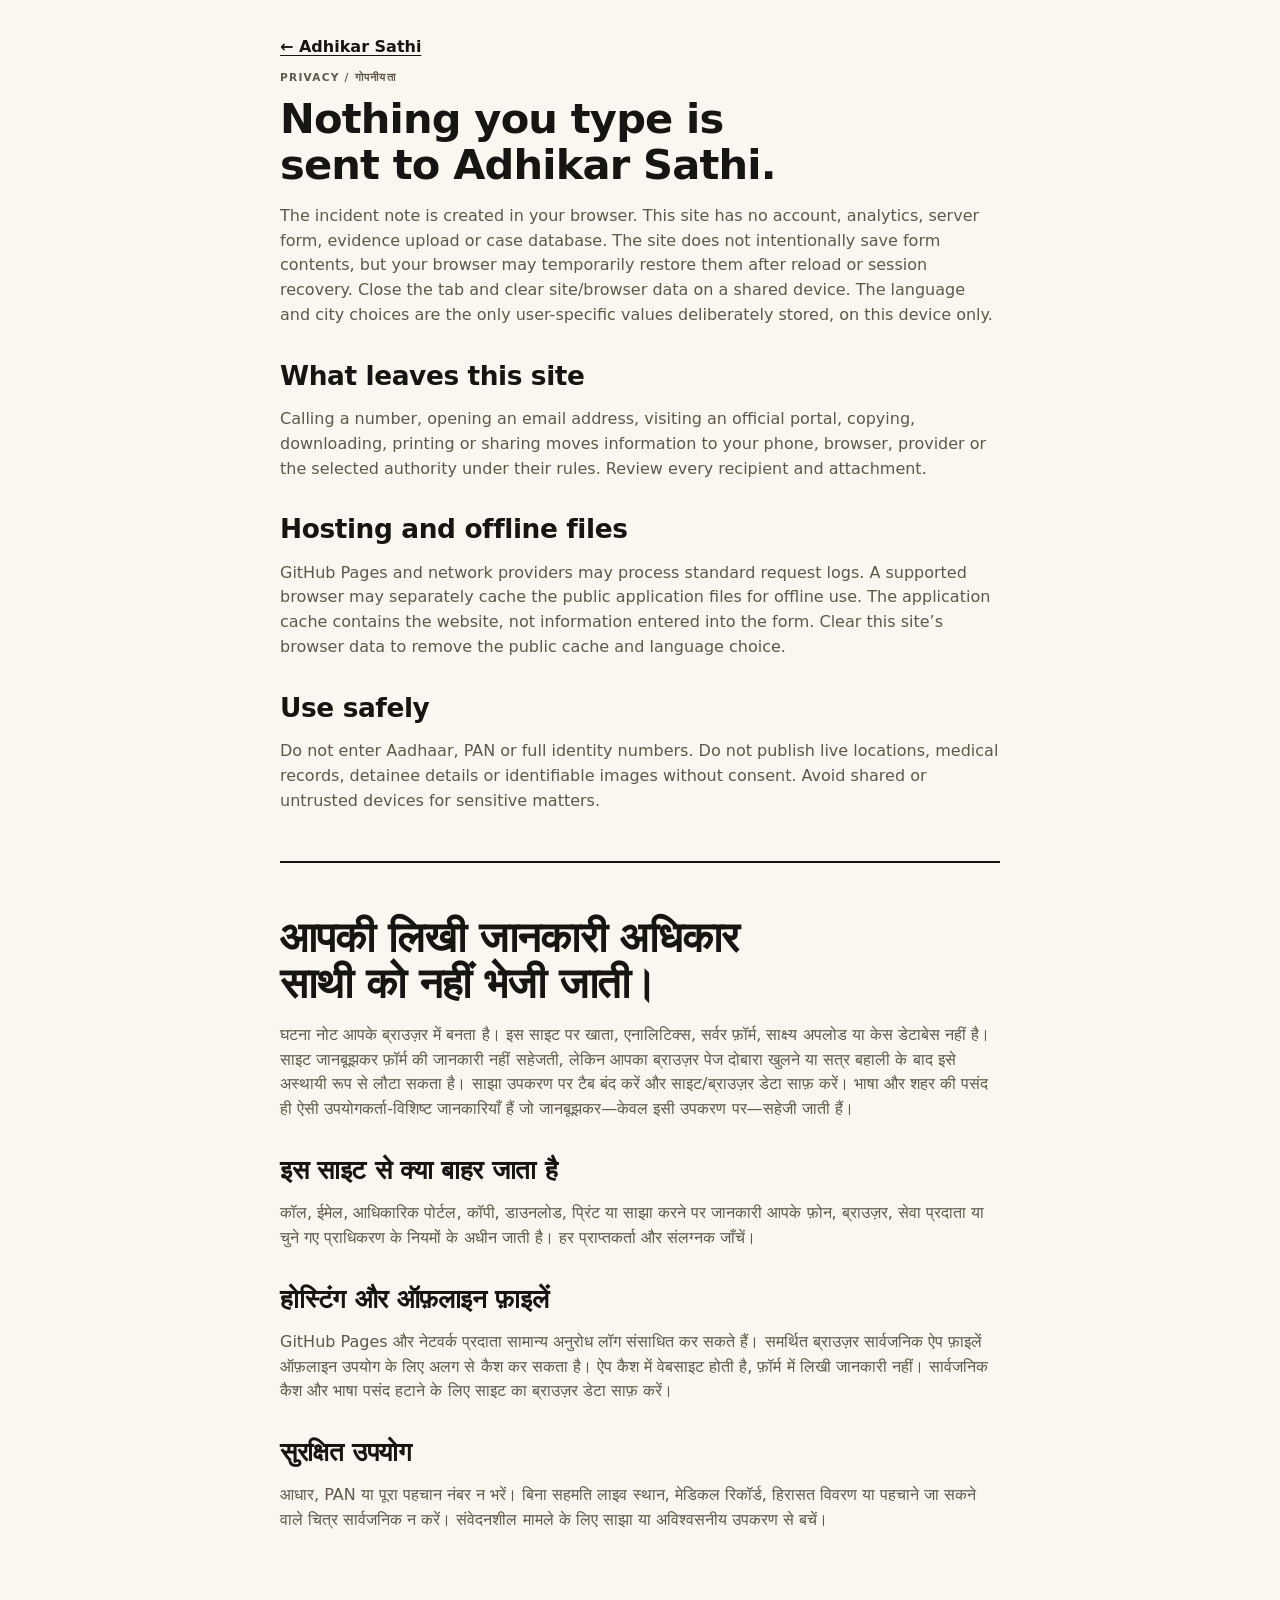
<file: site/privacy.html>
<!doctype html>
<html lang="en">
<head>
  <meta charset="utf-8">
  <meta name="viewport" content="width=device-width, initial-scale=1">
  <meta name="color-scheme" content="light dark">
  <meta name="theme-color" content="#faf7f0" media="(prefers-color-scheme: light)">
  <meta name="theme-color" content="#121110" media="(prefers-color-scheme: dark)">
  <title>Privacy — Adhikar Sathi</title>
  <link rel="icon" href="data:image/svg+xml,<svg xmlns='http://www.w3.org/2000/svg' viewBox='0 0 64 64'><rect width='64' height='64' rx='13' fill='%23f2b90d'/><rect x='3' y='3' width='58' height='58' rx='10' fill='none' stroke='%23171511' stroke-width='3'/><text x='32' y='46' text-anchor='middle' font-size='38' font-weight='bold' fill='%23171511'>अ</text></svg>">
  <link rel="stylesheet" href="styles.css">
</head>
<body>
  <main class="privacy-page">
    <a href="./">← Adhikar Sathi</a>
    <p class="kicker">Privacy / गोपनीयता</p>
    <h1>Nothing you type is sent to Adhikar Sathi.</h1>
    <p>The incident note is created in your browser. This site has no account, analytics, server form, evidence upload or case database. The site does not intentionally save form contents, but your browser may temporarily restore them after reload or session recovery. Close the tab and clear site/browser data on a shared device. The language and city choices are the only user-specific values deliberately stored, on this device only.</p>
    <h2>What leaves this site</h2>
    <p>Calling a number, opening an email address, visiting an official portal, copying, downloading, printing or sharing moves information to your phone, browser, provider or the selected authority under their rules. Review every recipient and attachment.</p>
    <h2>Hosting and offline files</h2>
    <p>GitHub Pages and network providers may process standard request logs. A supported browser may separately cache the public application files for offline use. The application cache contains the website, not information entered into the form. Clear this site’s browser data to remove the public cache and language choice.</p>
    <h2>Use safely</h2>
    <p>Do not enter Aadhaar, PAN or full identity numbers. Do not publish live locations, medical records, detainee details or identifiable images without consent. Avoid shared or untrusted devices for sensitive matters.</p>

    <section lang="hi" class="hindi-privacy">
      <h1>आपकी लिखी जानकारी अधिकार साथी को नहीं भेजी जाती।</h1>
      <p>घटना नोट आपके ब्राउज़र में बनता है। इस साइट पर खाता, एनालिटिक्स, सर्वर फ़ॉर्म, साक्ष्य अपलोड या केस डेटाबेस नहीं है। साइट जानबूझकर फ़ॉर्म की जानकारी नहीं सहेजती, लेकिन आपका ब्राउज़र पेज दोबारा खुलने या सत्र बहाली के बाद इसे अस्थायी रूप से लौटा सकता है। साझा उपकरण पर टैब बंद करें और साइट/ब्राउज़र डेटा साफ़ करें। भाषा और शहर की पसंद ही ऐसी उपयोगकर्ता-विशिष्ट जानकारियाँ हैं जो जानबूझकर—केवल इसी उपकरण पर—सहेजी जाती हैं।</p>
      <h2>इस साइट से क्या बाहर जाता है</h2>
      <p>कॉल, ईमेल, आधिकारिक पोर्टल, कॉपी, डाउनलोड, प्रिंट या साझा करने पर जानकारी आपके फ़ोन, ब्राउज़र, सेवा प्रदाता या चुने गए प्राधिकरण के नियमों के अधीन जाती है। हर प्राप्तकर्ता और संलग्नक जाँचें।</p>
      <h2>होस्टिंग और ऑफ़लाइन फ़ाइलें</h2>
      <p>GitHub Pages और नेटवर्क प्रदाता सामान्य अनुरोध लॉग संसाधित कर सकते हैं। समर्थित ब्राउज़र सार्वजनिक ऐप फ़ाइलें ऑफ़लाइन उपयोग के लिए अलग से कैश कर सकता है। ऐप कैश में वेबसाइट होती है, फ़ॉर्म में लिखी जानकारी नहीं। सार्वजनिक कैश और भाषा पसंद हटाने के लिए साइट का ब्राउज़र डेटा साफ़ करें।</p>
      <h2>सुरक्षित उपयोग</h2>
      <p>आधार, PAN या पूरा पहचान नंबर न भरें। बिना सहमति लाइव स्थान, मेडिकल रिकॉर्ड, हिरासत विवरण या पहचाने जा सकने वाले चित्र सार्वजनिक न करें। संवेदनशील मामले के लिए साझा या अविश्वसनीय उपकरण से बचें।</p>
    </section>
  </main>
</body>
</html>
</file>
<file: site/styles.css>
/* Adhikar Sathi — design system: “signal plates on paper”.
   The visual language of Indian public wayfinding — platform numerals,
   black-on-yellow signal plates, emergency red, ruled civic documents —
   set calmly on warm paper. One yellow, one red, warm ink; nothing else.
   Two automatic schemes share one token vocabulary; every text/surface
   pair is verified against WCAG AA (4.5:1 text, 3:1 UI) — see DESIGN.md. */

:root {
  color-scheme: light;
  --paper: #faf7f0;
  --card: #ffffff;
  --soft: #f2eee3;
  --field: #ffffff;
  --ink: #171511;
  --text: #2a2721;
  --muted: #5e584a;
  --line: #e3ddce;
  --line-bold: #4a453c;
  --field-border: #6e6759;
  --accent: #171511;            /* links: ink + underline (document convention) */
  --signal: #f2b90d;            /* the one identity color: signal yellow plates */
  --on-signal: #171511;
  --signal-soft: #fbf3dc;
  --signal-deep: #6b4e12;       /* text-safe yellow-brown for tinted fields */
  --danger: #c23430;            /* emergency red — 112 only */
  --danger-hover: #a02a27;
  --on-danger: #ffffff;
  --danger-ink: #b7312c;
  --danger-soft: #faecea;
  --button: #171511;            /* primary action: ink plate */
  --button-hover: #2e2b24;
  --on-button: #f7f4ed;
  --band-muted: #4a4530;        /* secondary text on the yellow band */
  --network-ink: #55503f;
  --toast-bg: #171511;
  --toast-ink: #f5f2ea;
  --focus: #171511;
  --press: 0 2px 0 rgba(23, 21, 17, .22);
  --press-deep: 0 3px 0 rgba(23, 21, 17, .22);
  --radius-sm: 6px;
  --radius-plate: 8px;
  --radius: 10px;
  --radius-lg: 12px;
  --border-w: 1.5px;
  --duration: 120ms;
}

@media (prefers-color-scheme: dark) {
  :root {
    color-scheme: dark;
    --paper: #121110;
    --card: #1b1916;
    --soft: #242119;
    --field: #171511;
    --ink: #f2efe7;
    --text: #d6d2c8;
    --muted: #a49d8e;
    --line: #37332b;
    --line-bold: #706a5a;
    --field-border: #837c6c;
    --accent: #f2efe7;
    --signal: #f0b429;
    --on-signal: #171511;
    --signal-soft: #2e2712;
    --signal-deep: #e8c76a;
    --danger: #c63e38;
    --danger-hover: #b23530;
    --on-danger: #fff3f2;
    --danger-ink: #f09a93;
    --danger-soft: #391f1d;
    --button: #f2efe7;          /* dark mode: primary action is a paper plate */
    --button-hover: #dcd8cd;
    --on-button: #171511;
    --band-muted: #4a4530;
    --network-ink: #b5af9f;
    --toast-bg: #2a2722;
    --toast-ink: #f5f2ea;
    --focus: #f2efe7;
    --press: 0 2px 0 rgba(0, 0, 0, .55);
    --press-deep: 0 3px 0 rgba(0, 0, 0, .55);
  }
}

/* ---------- base ---------- */

* { box-sizing: border-box; }
[hidden] { display: none !important; }
html { scroll-behavior: smooth; }
body {
  margin: 0;
  color: var(--text);
  background: var(--paper);
  font-family: ui-sans-serif, system-ui, -apple-system, BlinkMacSystemFont, "Segoe UI", sans-serif;
  font-size: 16px;
  line-height: 1.55;
  overflow-wrap: break-word;
  -webkit-text-size-adjust: 100%;
  text-rendering: optimizeLegibility;
}
html[lang="hi"] body { line-height: 1.65; }

::selection { background: rgba(242, 185, 13, .35); }
p { text-wrap: pretty; }
a {
  color: var(--accent);
  text-decoration-thickness: .09em;
  text-underline-offset: .2em;
}
a:visited { color: var(--accent); }
button, input, select, textarea { font: inherit; }
a, button, summary, input, select, textarea, label { touch-action: manipulation; }
button, a, summary { -webkit-tap-highlight-color: transparent; }
button, summary { -webkit-user-select: none; user-select: none; }
button { cursor: pointer; }
button:focus-visible,
a:focus-visible,
input:focus-visible,
select:focus-visible,
textarea:focus-visible,
summary:focus-visible {
  outline: 3px solid var(--focus);
  outline-offset: 2px;
}
.help-panel:focus, .success-message:focus { outline: none; }
body:not(.ready) *, body:not(.ready) *::before, body:not(.ready) *::after { transition: none !important; }

.skip-link {
  position: fixed;
  left: -9999px;
  top: calc(.5rem + env(safe-area-inset-top));
  z-index: 200;
  min-height: 48px;
  display: inline-flex;
  align-items: center;
  padding: .7rem 1rem;
  border-radius: var(--radius-sm);
  color: var(--on-button);
  background: var(--button);
}
.skip-link:focus { left: max(.5rem, env(safe-area-inset-left)); }
.sr-only {
  position: absolute;
  width: 1px;
  height: 1px;
  margin: -1px;
  padding: 0;
  overflow: hidden;
  clip: rect(0, 0, 0, 0);
  white-space: nowrap;
  border: 0;
}

/* ---------- header: ruled document head ---------- */

.topbar {
  position: sticky;
  top: 0;
  z-index: 50;
  display: flex;
  align-items: center;
  justify-content: space-between;
  gap: .6rem;
  min-height: calc(56px + env(safe-area-inset-top));
  padding: max(.4rem, env(safe-area-inset-top)) max(.75rem, env(safe-area-inset-right)) .4rem max(.75rem, env(safe-area-inset-left));
  background: var(--paper);
  border-bottom: 2px solid var(--ink);
}
.brand {
  min-width: 90px;
  min-height: 44px;
  display: flex;
  flex-direction: column;
  justify-content: center;
  color: var(--ink);
  text-decoration: none;
  line-height: 1.08;
}
.brand:visited { color: var(--ink); }
.brand strong { font-size: 1rem; font-weight: 750; letter-spacing: -.01em; }
.brand span { margin-top: .2rem; color: var(--muted); font-size: .72rem; }
.top-actions { display: flex; align-items: center; gap: .4rem; }
.quiet-button,
.header-emergency {
  min-height: 44px;
  display: inline-flex;
  align-items: center;
  justify-content: center;
  gap: .35rem;
  padding: .5rem .7rem;
  border: var(--border-w) solid var(--line-bold);
  border-radius: var(--radius-sm);
  font-size: .78rem;
  font-weight: 700;
  text-decoration: none;
  white-space: nowrap;
  transition: background-color var(--duration) ease-out, border-color var(--duration) ease-out;
}
.quiet-button { color: var(--ink); background: var(--card); }
.quiet-button:visited { color: var(--ink); }
.quiet-button:hover { background: var(--soft); border-color: var(--ink); }
.header-emergency { color: var(--on-danger); background: var(--danger); border-color: var(--danger); box-shadow: var(--press); }
.header-emergency:visited { color: var(--on-danger); }
.header-emergency:hover { background: var(--danger-hover); border-color: var(--danger-hover); }
.header-emergency:active { transform: translateY(2px); box-shadow: none; }
.header-emergency strong { font-size: 1.1rem; font-weight: 800; font-variant-numeric: tabular-nums; letter-spacing: .01em; }
.network {
  border-radius: 999px;
  padding: .28rem .55rem;
  color: var(--network-ink);
  background: var(--soft);
  font-size: .7rem;
  font-weight: 700;
}
.network.offline { color: var(--signal-deep); background: var(--signal-soft); }
.offline-banner {
  width: 100%;
  padding: .6rem max(.75rem, env(safe-area-inset-right)) .6rem max(.75rem, env(safe-area-inset-left));
  color: var(--signal-deep);
  background: var(--signal-soft);
  border-bottom: 1px solid var(--line);
  font-size: .82rem;
  text-align: center;
}
.offline-banner strong { margin-right: .35rem; }

/* ---------- layout + type ---------- */

main, footer { width: min(720px, 100% - 24px); margin-inline: auto; }
.hero { padding: 1.25rem 0 .4rem; }
.kicker {
  margin: 0 0 .55rem;
  color: var(--muted);
  font-size: .66rem;
  font-weight: 750;
  letter-spacing: .12em;
  line-height: 1.4;
  text-transform: uppercase;
}
.hero .kicker {
  display: inline-block;
  padding: .32rem .55rem .28rem;
  border: var(--border-w) solid var(--ink);
  border-radius: var(--radius-sm);
  color: var(--on-signal);
  background: var(--signal);
  box-shadow: var(--press);
}
.danger-panel .kicker { color: var(--danger-ink); }
h1, h2 {
  margin: 0;
  color: var(--ink);
  font-weight: 750;
  letter-spacing: -.02em;
  text-wrap: balance;
}
h1 { max-width: 24ch; font-size: clamp(1.75rem, 1.1rem + 3vw, 2.6rem); line-height: 1.1; }
h2 { font-size: clamp(1.3rem, 1.05rem + 1.3vw, 1.65rem); line-height: 1.18; letter-spacing: -.015em; }
h3 { margin: 1.6rem 0 .6rem; color: var(--ink); font-size: 1rem; font-weight: 700; line-height: 1.3; }
html[lang="hi"] h1,
html[lang="hi"] h2 {
  font-weight: 700;
  letter-spacing: 0;
  line-height: 1.3;
}
html[lang="hi"] .kicker, html[lang="hi"] .city-label { letter-spacing: .05em; }
.intro { margin: .6rem 0 0; color: var(--muted); font-size: .95rem; }

/* ---------- city choice ---------- */

.city-select { display: flex; flex-wrap: wrap; align-items: center; gap: .4rem; margin-top: .95rem; }
.city-label { flex-basis: 100%; color: var(--muted); font-size: .7rem; font-weight: 750; letter-spacing: .1em; text-transform: uppercase; }
.city-chip {
  min-height: 44px;
  display: inline-flex;
  align-items: center;
  gap: .35rem;
  padding: .45rem .8rem;
  border: var(--border-w) solid var(--line-bold);
  border-radius: 999px;
  color: var(--ink);
  background: var(--card);
  font-size: .84rem;
  font-weight: 700;
  transition: background-color var(--duration) ease-out, border-color var(--duration) ease-out, color var(--duration) ease-out;
}
.city-chip:hover { background: var(--soft); border-color: var(--ink); }
.city-chip[aria-pressed="true"] { color: var(--on-signal); background: var(--signal); border-color: var(--ink); }
.city-chip[aria-pressed="true"]::before {
  content: "";
  width: .8rem;
  height: .8rem;
  flex: 0 0 auto;
  background: currentColor;
  -webkit-mask: url("data:image/svg+xml,%3Csvg xmlns='http://www.w3.org/2000/svg' viewBox='0 0 24 24' fill='none' stroke='black' stroke-width='4' stroke-linecap='round' stroke-linejoin='round'%3E%3Cpath d='M4 12.5 9.5 18 20 6.5'/%3E%3C/svg%3E") center / contain no-repeat;
  mask: url("data:image/svg+xml,%3Csvg xmlns='http://www.w3.org/2000/svg' viewBox='0 0 24 24' fill='none' stroke='black' stroke-width='4' stroke-linecap='round' stroke-linejoin='round'%3E%3Cpath d='M4 12.5 9.5 18 20 6.5'/%3E%3C/svg%3E") center / contain no-repeat;
}
.city-note { flex-basis: 100%; margin-top: .05rem; color: var(--muted); font-size: .78rem; }

/* ---------- the four routes: platform signs ---------- */

.routes { display: grid; gap: .55rem; padding: .7rem 0 1.9rem; }
.route {
  width: 100%;
  min-height: 70px;
  display: grid;
  grid-template-columns: 44px minmax(0, 1fr) 24px;
  gap: .8rem;
  align-items: center;
  padding: .7rem .8rem;
  border: var(--border-w) solid var(--line-bold);
  border-radius: var(--radius);
  color: var(--ink);
  background: var(--card);
  box-shadow: var(--press);
  text-align: left;
  transition: border-color var(--duration) ease-out, box-shadow var(--duration) ease-out, transform 90ms ease-out;
}
.route:hover { border-color: var(--ink); box-shadow: var(--press-deep); }
.route:active { transform: translateY(2px); box-shadow: none; }
.route[aria-expanded="true"] { border-color: var(--ink); box-shadow: 0 0 0 1px var(--ink); }
.route-number {
  width: 44px;
  height: 44px;
  display: grid;
  place-items: center;
  border: var(--border-w) solid var(--ink);
  border-radius: var(--radius-plate);
  font-size: 1.3rem;
  font-weight: 800;
  font-variant-numeric: tabular-nums;
  color: var(--ink);
  background: var(--card);
}
.route.danger .route-number { color: var(--on-danger); background: var(--danger); border-color: var(--danger); }
.route strong, .route small { display: block; }
.route strong { font-size: 1.05rem; font-weight: 700; line-height: 1.3; letter-spacing: -.008em; }
.route small { margin-top: .16rem; color: var(--muted); font-size: .8rem; line-height: 1.35; }
.route-arrow { color: var(--ink); font-size: 1.3rem; font-weight: 700; line-height: 1; text-align: center; transition: transform var(--duration) ease-out; }
.route:hover .route-arrow { transform: translateX(3px); }

/* ---------- help panels: ruled sections ---------- */

.help-panel {
  margin: 0 0 1.9rem;
  padding: 1rem;
  border: var(--border-w) solid var(--line-bold);
  border-top: 4px solid var(--ink);
  border-radius: var(--radius-lg);
  background: var(--card);
  box-shadow: var(--press-deep);
  scroll-margin-top: calc(70px + env(safe-area-inset-top));
}
.danger-panel { border-top-color: var(--danger); }
.panel-heading > p:not(.kicker), .form-note { color: var(--muted); }
.panel-heading > p:not(.kicker) { font-size: .92rem; }
.form-note { margin: 1rem 0 0; font-size: .88rem; }

.call-grid, .decision-grid { display: grid; gap: .6rem; margin: 1.1rem 0; }
.call-card {
  min-height: 72px;
  display: grid;
  grid-template-columns: auto minmax(0, 1fr) auto;
  grid-template-rows: auto auto;
  column-gap: .85rem;
  align-items: center;
  padding: .7rem .85rem;
  border: var(--border-w) solid var(--line-bold);
  border-radius: var(--radius);
  color: var(--ink);
  background: var(--card);
  text-decoration: none;
  box-shadow: var(--press);
  transition: border-color var(--duration) ease-out, background-color var(--duration) ease-out, box-shadow var(--duration) ease-out, transform 90ms ease-out;
}
.call-card:visited { color: var(--ink); }
.call-card:hover { border-color: var(--ink); box-shadow: var(--press-deep); }
.call-card:active { transform: translateY(2px); box-shadow: none; }
.call-card.primary { color: var(--on-signal); background: var(--signal); border-color: var(--ink); }
.call-card.primary:visited { color: var(--on-signal); }
.call-card.primary:hover { background: var(--signal); }
a.call-card[href="tel:112"], a.call-card[href="tel:112"]:visited { color: var(--on-danger); background: var(--danger); border-color: var(--danger); }
a.call-card[href="tel:112"]:hover { background: var(--danger-hover); border-color: var(--danger-hover); }
a.call-card[href="tel:112"] small { color: var(--on-danger); }
.call-card > span { grid-row: 1 / 3; font-size: clamp(1.35rem, 6vw, 1.6rem); font-weight: 800; letter-spacing: -.01em; line-height: 1.05; font-variant-numeric: tabular-nums; white-space: nowrap; }
.call-card strong { align-self: end; font-size: .9rem; font-weight: 700; line-height: 1.3; }
.call-card small { align-self: start; grid-column: 2; margin-top: .12rem; font-size: .78rem; color: var(--muted); }
.call-card.primary small { color: var(--on-signal); }
.call-card::after {
  content: "";
  grid-column: 3;
  grid-row: 1 / 3;
  width: 1.1rem;
  height: 1.1rem;
  background: currentColor;
  opacity: .6;
  -webkit-mask: url("data:image/svg+xml,%3Csvg xmlns='http://www.w3.org/2000/svg' viewBox='0 0 24 24' fill='black'%3E%3Cpath d='M6.62 10.79a15.05 15.05 0 0 0 6.59 6.59l2.2-2.2a1 1 0 0 1 1.02-.24c1.12.37 2.33.57 3.57.57a1 1 0 0 1 1 1V20a1 1 0 0 1-1 1C10.61 21 3 13.39 3 4a1 1 0 0 1 1-1h3.5a1 1 0 0 1 1 1c0 1.24.2 2.45.57 3.57a1 1 0 0 1-.25 1.02l-2.2 2.2z'/%3E%3C/svg%3E") center / contain no-repeat;
  mask: url("data:image/svg+xml,%3Csvg xmlns='http://www.w3.org/2000/svg' viewBox='0 0 24 24' fill='black'%3E%3Cpath d='M6.62 10.79a15.05 15.05 0 0 0 6.59 6.59l2.2-2.2a1 1 0 0 1 1.02-.24c1.12.37 2.33.57 3.57.57a1 1 0 0 1 1 1V20a1 1 0 0 1-1 1C10.61 21 3 13.39 3 4a1 1 0 0 1 1-1h3.5a1 1 0 0 1 1 1c0 1.24.2 2.45.57 3.57a1 1 0 0 1-.25 1.02l-2.2 2.2z'/%3E%3C/svg%3E") center / contain no-repeat;
}
.call-card.primary::after, a.call-card[href="tel:112"]::after { opacity: .9; }

.decision-grid article { padding: .95rem; border: 1px solid var(--line); border-radius: var(--radius); background: var(--soft); }
.decision-grid article > strong { display: block; color: var(--ink); font-weight: 700; line-height: 1.35; }
.decision-grid article > p { margin: .45rem 0 .9rem; color: var(--muted); font-size: .9rem; }
.decision-grid .call-card { background: var(--card); }
.decision-grid .call-card.primary { background: var(--signal); }
.emergency-line { margin: .75rem 0 1.1rem; padding: .55rem .85rem; border: 1px solid var(--line); border-radius: var(--radius-sm); background: var(--danger-soft); }
.emergency-line a { min-height: 44px; display: inline-flex; align-items: center; padding-inline: .4rem; color: var(--danger-ink); font-weight: 800; }
.emergency-line a:visited { color: var(--danger-ink); }

.hospital-list { margin: 1rem 0 0; padding: .7rem .85rem; border: 1px solid var(--line); border-radius: var(--radius-sm); background: var(--soft); font-size: .88rem; }
.hospital-list strong { display: block; margin-bottom: .25rem; color: var(--ink); }
.hospital-list span { color: var(--muted); }
.first-aid { padding-left: 1.2rem; }
.first-aid li { margin: .7rem 0; color: var(--muted); }

.steps { padding-left: 1.3rem; }
.steps li { margin: .8rem 0; padding-left: .2rem; }
.steps li span, .steps.compact li { color: var(--muted); }
.checklist { list-style: none; padding: 0; }
.checklist li { position: relative; margin: .5rem 0; padding: .65rem .65rem .65rem 2.15rem; border-radius: var(--radius-sm); background: var(--soft); }
.checklist li::before { content: "□"; position: absolute; left: .72rem; color: var(--ink); font-weight: 800; }

/* ---------- disclosure ---------- */

details { margin: 1rem 0; border: 1px solid var(--line); border-radius: var(--radius); background: var(--soft); }
summary {
  min-height: 48px;
  display: flex;
  align-items: center;
  gap: .6rem;
  padding: .7rem .85rem;
  color: var(--ink);
  cursor: pointer;
  font-weight: 700;
  line-height: 1.35;
  list-style: none;
}
summary::-webkit-details-marker { display: none; }
summary::after {
  content: "";
  flex: 0 0 auto;
  margin-left: auto;
  width: .5rem;
  height: .5rem;
  border-right: 2px solid var(--muted);
  border-bottom: 2px solid var(--muted);
  transform: translateY(-2px) rotate(45deg);
  transition: transform var(--duration) ease-out;
}
details[open] > summary::after { transform: translateY(2px) rotate(225deg); }
details > :not(summary) { margin-inline: .9rem; }
details > :last-child { margin-bottom: .9rem; }
details p { color: var(--muted); }

.say-this { margin: 1rem 0; padding: .95rem; border: 1px solid var(--line); border-left: 4px solid var(--signal); border-radius: var(--radius); background: var(--signal-soft); }
.say-this strong { color: var(--ink); }
.say-this p { margin-bottom: 0; color: var(--text); }
.small-note { color: var(--muted); font-size: .86rem; }
.text-link { min-height: 44px; display: inline-flex; align-items: center; margin: .15rem 0; font-weight: 700; overflow-wrap: anywhere; }

/* ---------- buttons: ink plates ---------- */

.copy-button, .secondary-button, .generate-button, .back-button {
  min-height: 48px;
  display: inline-flex;
  align-items: center;
  justify-content: center;
  border-radius: var(--radius-sm);
  padding: .7rem 1rem;
  font-weight: 700;
  line-height: 1.25;
  text-align: center;
  text-decoration: none;
  box-shadow: var(--press);
  transition: background-color var(--duration) ease-out, border-color var(--duration) ease-out, box-shadow var(--duration) ease-out, transform 90ms ease-out;
}
.copy-button, .generate-button { border: var(--border-w) solid var(--button); color: var(--on-button); background: var(--button); }
.copy-button:visited { color: var(--on-button); }
.copy-button:hover, .generate-button:hover { background: var(--button-hover); border-color: var(--button-hover); }
.secondary-button, .back-button { border: var(--border-w) solid var(--line-bold); color: var(--ink); background: var(--card); }
.secondary-button:hover, .back-button:hover { background: var(--soft); border-color: var(--ink); }
.copy-button:active, .secondary-button:active, .generate-button:active, .back-button:active { transform: translateY(2px); box-shadow: none; }
.back-button { width: 100%; margin: 1rem 0 0; }

/* ---------- incident form ---------- */

form { display: grid; gap: .9rem; margin-top: 1.25rem; }
label { display: flex; flex-direction: column; gap: .4rem; color: var(--ink); font-size: .92rem; font-weight: 700; }
label:has(input[required], select[required], textarea[required]) > span:first-child::after { content: " *"; color: var(--danger-ink); }
label small { color: var(--muted); font-size: .82rem; font-weight: 400; }
input, select, textarea {
  width: 100%;
  min-height: 50px;
  border: var(--border-w) solid var(--field-border);
  border-radius: var(--radius-sm);
  padding: .72rem .78rem;
  color: var(--ink);
  background: var(--field);
  font-size: 16px;
}
textarea { min-height: 7.5rem; resize: vertical; line-height: 1.5; }
input:hover, select:hover, textarea:hover { border-color: var(--ink); }
input:user-invalid, select:user-invalid, textarea:user-invalid { border-color: var(--danger-ink); box-shadow: 0 0 0 1px var(--danger-ink); }
.confirm { min-height: 52px; flex-direction: row; align-items: flex-start; gap: .7rem; padding: .75rem; border-radius: var(--radius-sm); background: var(--soft); }
.confirm input { width: 24px; min-height: 24px; height: 24px; min-width: 24px; margin: 0; flex: 0 0 auto; accent-color: var(--ink); }
.confirm span { font-weight: 500; }
.incident-output { margin-top: 1.25rem; padding-top: 1.25rem; border-top: 1px solid var(--line); }
.success-message { margin: 0 0 .8rem; padding: .75rem .85rem; border: 1px solid var(--line); border-left: 4px solid var(--signal); border-radius: var(--radius-sm); color: var(--ink); background: var(--signal-soft); font-weight: 700; }
.incident-output textarea { min-height: 320px; font-family: ui-monospace, SFMono-Regular, Menlo, monospace; font-size: .86rem; line-height: 1.5; }
.output-actions, .offline-actions, .resource-links { display: flex; flex-wrap: wrap; gap: .55rem; margin-top: .7rem; }

/* ---------- after-safe / report routes ---------- */

.after-safe { margin-top: 1.6rem; padding: 2.2rem 0 1.4rem; border-top: 2px solid var(--ink); }
.after-safe .kicker { color: var(--muted); }
.report-list { display: grid; gap: .55rem; margin-top: 1.1rem; }
.report-item { margin: 0; border: var(--border-w) solid var(--line-bold); background: var(--card); }
.report-content { padding-bottom: .1rem; }
.report-content p:first-child { margin-top: .25rem; }
.resource-links { padding-bottom: .2rem; }
.resource-links a {
  min-height: 44px;
  display: inline-flex;
  align-items: center;
  padding: .45rem .65rem;
  border: 1px solid var(--line-bold);
  border-radius: var(--radius-sm);
  background: var(--card);
  font-weight: 700;
  line-height: 1.25;
  overflow-wrap: anywhere;
}
.resource-links a:hover { background: var(--soft); border-color: var(--ink); }

/* ---------- the card band: signal yellow ---------- */

.offline {
  margin-top: 1.9rem;
  padding: 1.25rem;
  border: var(--border-w) solid var(--ink);
  border-radius: var(--radius-lg);
  color: var(--on-signal);
  background: var(--signal);
  box-shadow: var(--press-deep);
  --focus: var(--on-signal);
  --accent: var(--on-signal);
  --muted: var(--band-muted);
}
.offline h2 { color: var(--on-signal); }
.offline .copy-button { color: #f7f4ed; background: #171511; border-color: #171511; }
.offline .copy-button:visited { color: #f7f4ed; }
.offline .copy-button:hover { background: #2e2b24; border-color: #2e2b24; }
.offline .secondary-button { color: var(--on-signal); background: transparent; border-color: rgba(23, 21, 17, .55); box-shadow: none; }
.offline .secondary-button:hover { background: rgba(23, 21, 17, .08); border-color: #171511; }
.offline-details { border-color: rgba(23, 21, 17, .35); background: rgba(255, 255, 255, .22); }
.offline-details summary { color: var(--on-signal); }
.offline-details summary::after { border-color: rgba(23, 21, 17, .65); }
.offline-details p { color: var(--band-muted); }
.offline .steps li, .offline .steps.compact li { color: var(--band-muted); }
@media (prefers-color-scheme: dark) {
  .offline-details { background: rgba(255, 255, 255, .16); }
}
.other-actions { margin: 1.4rem 0 2.6rem; }
.other-actions p { display: flex; flex-wrap: wrap; gap: .35rem .75rem; }
.other-actions a { min-height: 44px; display: inline-flex; align-items: center; }

/* ---------- footer + toast ---------- */

footer { padding: 1.4rem 0 max(2rem, env(safe-area-inset-bottom)); border-top: 2px solid var(--ink); color: var(--muted); font-size: .86rem; }
footer strong { color: var(--ink); }
footer p { max-width: 650px; }
footer > div { display: flex; flex-wrap: wrap; align-items: center; gap: .15rem .85rem; }
footer > div > a,
.footer-share {
  min-height: 44px;
  display: inline-flex;
  align-items: center;
  border: 0;
  padding: .2rem 0;
  color: var(--ink);
  background: transparent;
  text-decoration: underline;
  text-underline-offset: .2em;
  cursor: pointer;
  font-weight: 700;
}
footer small { display: inline-flex; align-items: center; min-height: 44px; }
footer small a { min-height: 44px; display: inline-flex; align-items: center; margin-left: .25rem; }
.toast {
  position: fixed;
  z-index: 120;
  pointer-events: none;
  left: 50%;
  bottom: max(.9rem, env(safe-area-inset-bottom));
  transform: translateX(-50%);
  width: max-content;
  max-width: min(420px, calc(100% - 1.5rem));
  padding: .8rem 1rem;
  border-radius: var(--radius-sm);
  color: var(--toast-ink);
  background: var(--toast-bg);
  box-shadow: 0 4px 0 rgba(0, 0, 0, .25);
  text-align: center;
  font-size: .9rem;
  font-weight: 600;
}

/* ---------- privacy / 404 ---------- */

.privacy-page { width: min(720px, 100% - 24px); margin: 0 auto; padding: 1.6rem 0 4rem; }
.privacy-page > a { min-height: 44px; display: inline-flex; align-items: center; font-weight: 700; }
.privacy-page h1 { margin: .75rem 0 1rem; }
.privacy-page p { color: var(--muted); }
.privacy-page h2 { margin-top: 2rem; }
.hindi-privacy { margin-top: 3rem; padding-top: 2.5rem; border-top: 2px solid var(--ink); }

/* ---------- responsive ---------- */

@media (min-width: 620px) {
  .topbar { padding-inline: max(1rem, calc((100vw - 760px) / 2)); }
  .hero { padding-top: 2.2rem; }
  .city-label { flex-basis: auto; margin-right: .2rem; }
  .call-grid { grid-template-columns: repeat(2, minmax(0, 1fr)); }
  .call-grid.three { grid-template-columns: repeat(3, minmax(0, 1fr)); }
  .decision-grid { grid-template-columns: 1fr 1fr; }
  form { grid-template-columns: 1fr 1fr; }
  label.full, .full { grid-column: 1 / -1; }
  .help-panel { padding: 1.6rem; }
  .offline { padding: 1.6rem; }
  .routes { gap: .65rem; }
  .route { padding: .85rem 1rem; }
}

@media (max-width: 619px) {
  .network, .top-actions > a.quiet-button { display: none; }
}

@media (max-width: 350px) {
  main, footer { width: min(100% - 20px, 720px); }
  .topbar { gap: .35rem; padding-inline: max(.55rem, env(safe-area-inset-left)); }
  .top-actions { gap: .3rem; }
  .header-emergency span { display: none; }
  .quiet-button, .header-emergency { padding-inline: .6rem; }
  .hero { padding-top: .9rem; }
  .city-chip { padding-inline: .65rem; font-size: .8rem; }
  .route { grid-template-columns: 38px minmax(0, 1fr) 20px; gap: .6rem; padding-inline: .65rem; }
  .route-number { width: 38px; height: 38px; font-size: 1.1rem; }
  .help-panel { padding: .9rem; }
}

@media (max-height: 650px) and (max-width: 500px) {
  .hero { padding-top: .7rem; padding-bottom: .2rem; }
  h1 { font-size: 1.55rem; }
  .intro { margin-top: .4rem; font-size: .9rem; }
  .city-select { margin-top: .6rem; }
  .city-note { display: none; }
  .routes { gap: .45rem; padding-top: .55rem; }
  .route { min-height: 58px; padding-block: .45rem; }
  .route small { display: none; }
  .route-number { width: 38px; height: 38px; font-size: 1.1rem; }
}

@media (max-height: 600px) and (orientation: landscape) and (min-width: 600px) {
  .hero { padding-top: .9rem; }
  h1 { font-size: 1.7rem; }
  .routes { grid-template-columns: 1fr 1fr; }
  .route { min-height: 72px; }
}

@media (prefers-reduced-motion: reduce) {
  html { scroll-behavior: auto; }
  *, *::before, *::after { scroll-behavior: auto !important; transition-duration: .01ms !important; animation-duration: .01ms !important; animation-iteration-count: 1 !important; }
}

@media (forced-colors: active) {
  .route, .call-card, .copy-button, .generate-button, .secondary-button, .back-button, .city-chip, details, .route-number, .offline { border: 1px solid ButtonText; }
  .call-card::after, .city-chip[aria-pressed="true"]::before { background: ButtonText; }
}

/* ---------- print ---------- */

.print-card { display: none; }

@media print {
  body { background: white; font-size: 11pt; }
  .topbar, .offline-banner, .hero, .routes, .help-panel, .after-safe, .other-actions, footer, .offline, .toast { display: none !important; }
  .print-card { display: block; color: black; }
  .print-card h2 { color: black; font-size: 16pt; margin-bottom: .5rem; }
  .print-card p { margin: 0 0 .55rem; color: black; line-height: 1.45; }
}
</file>
